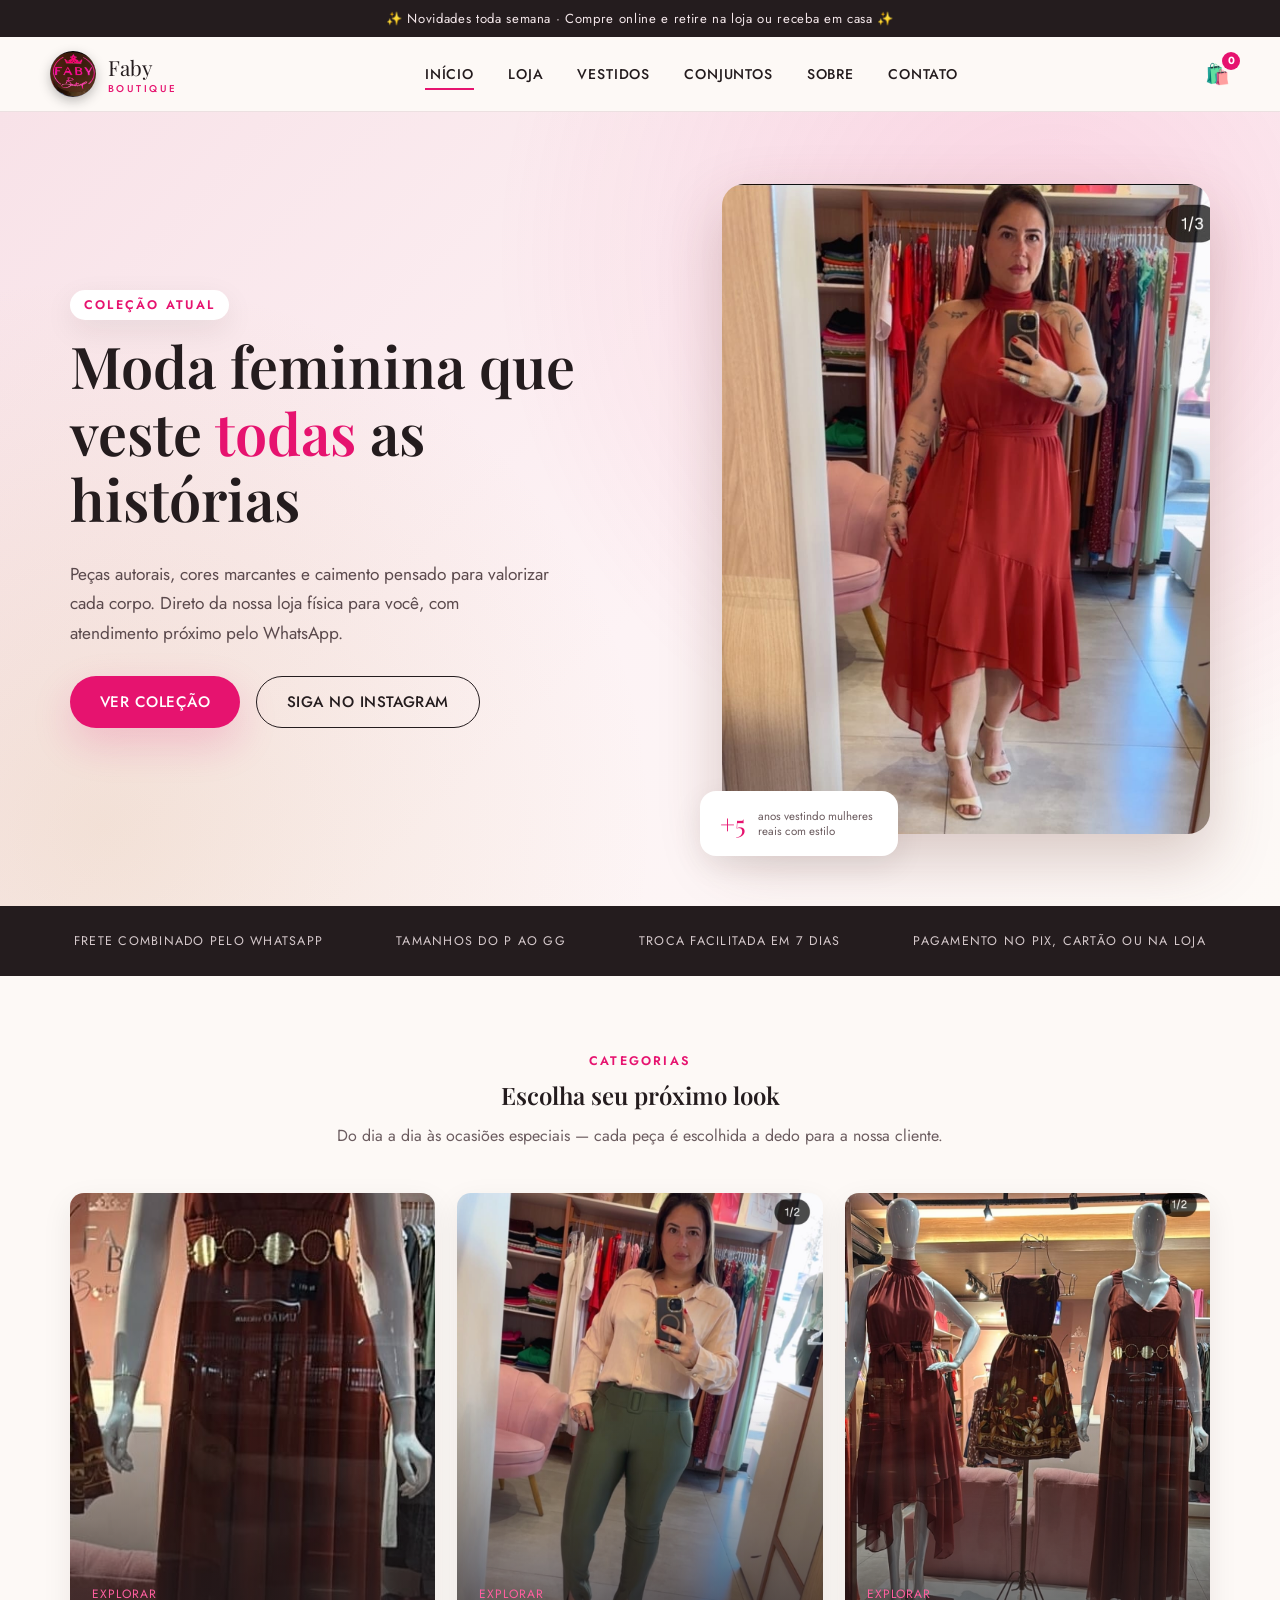
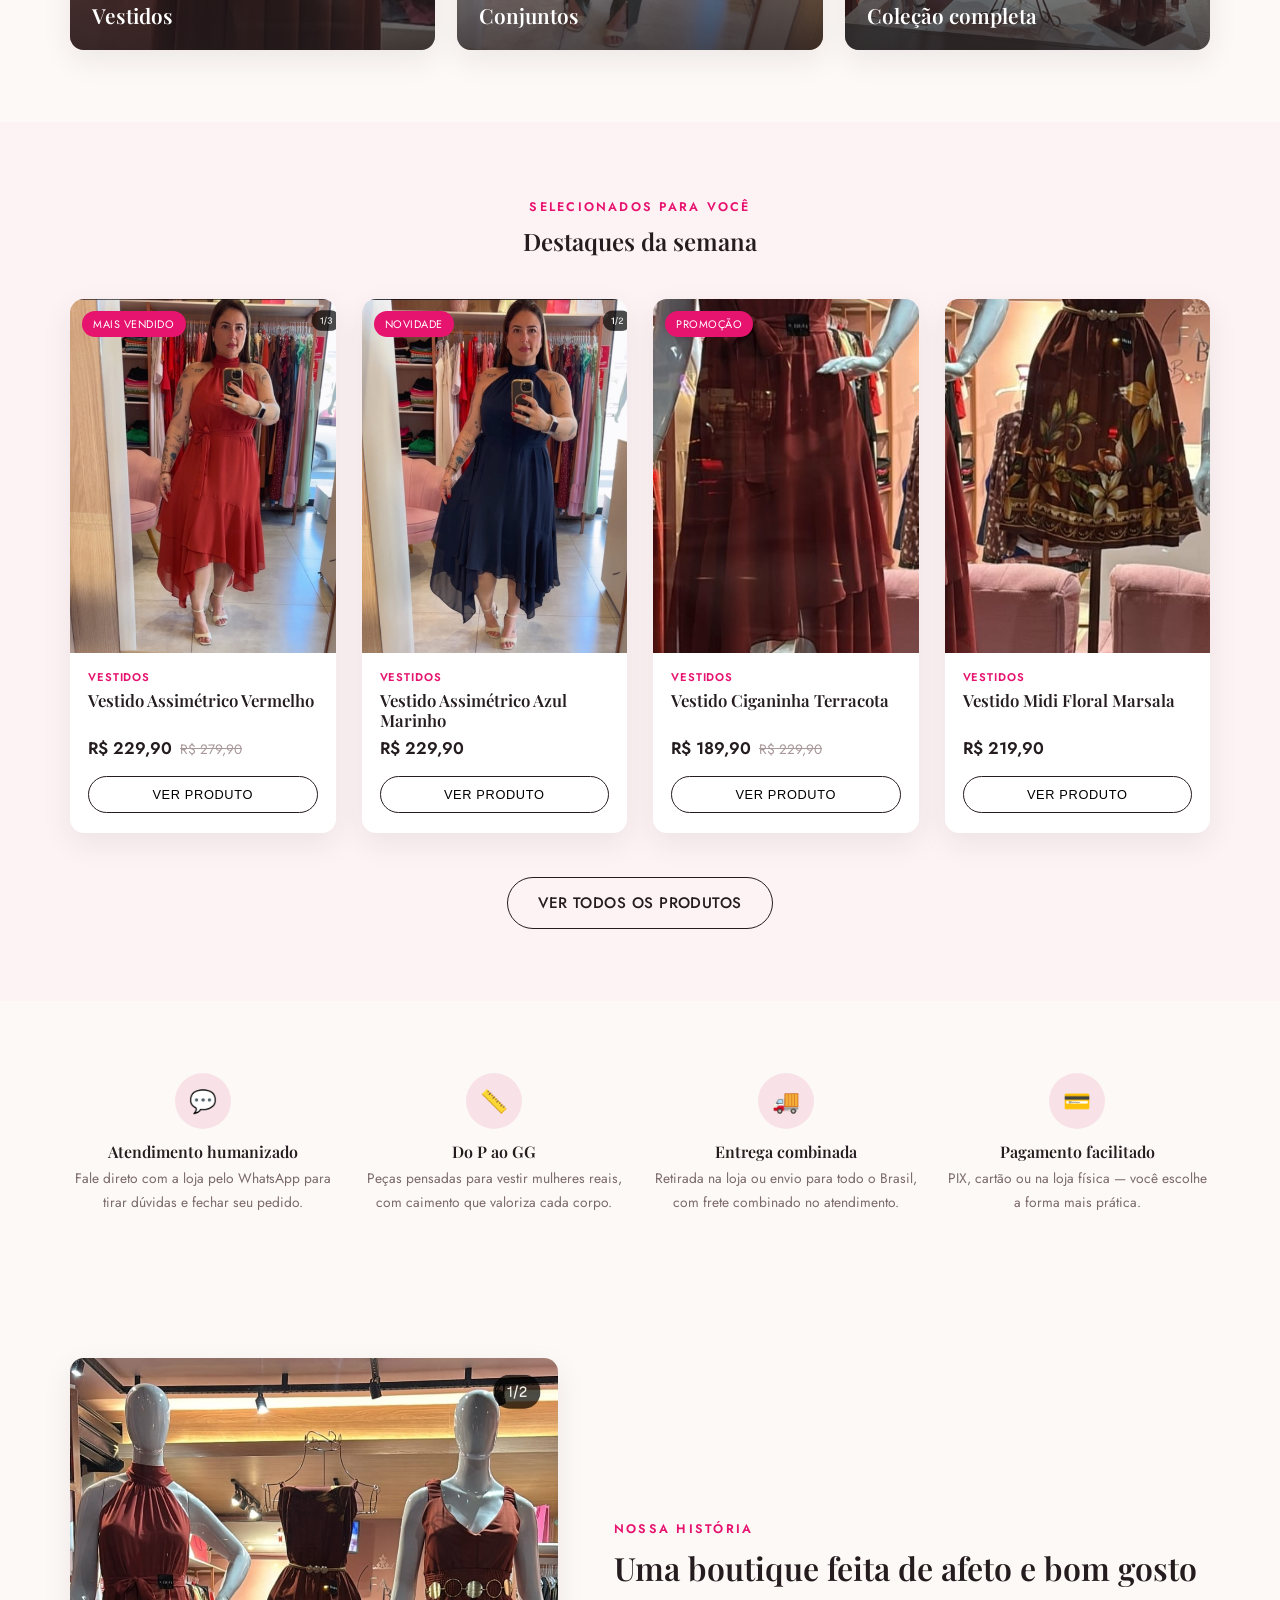
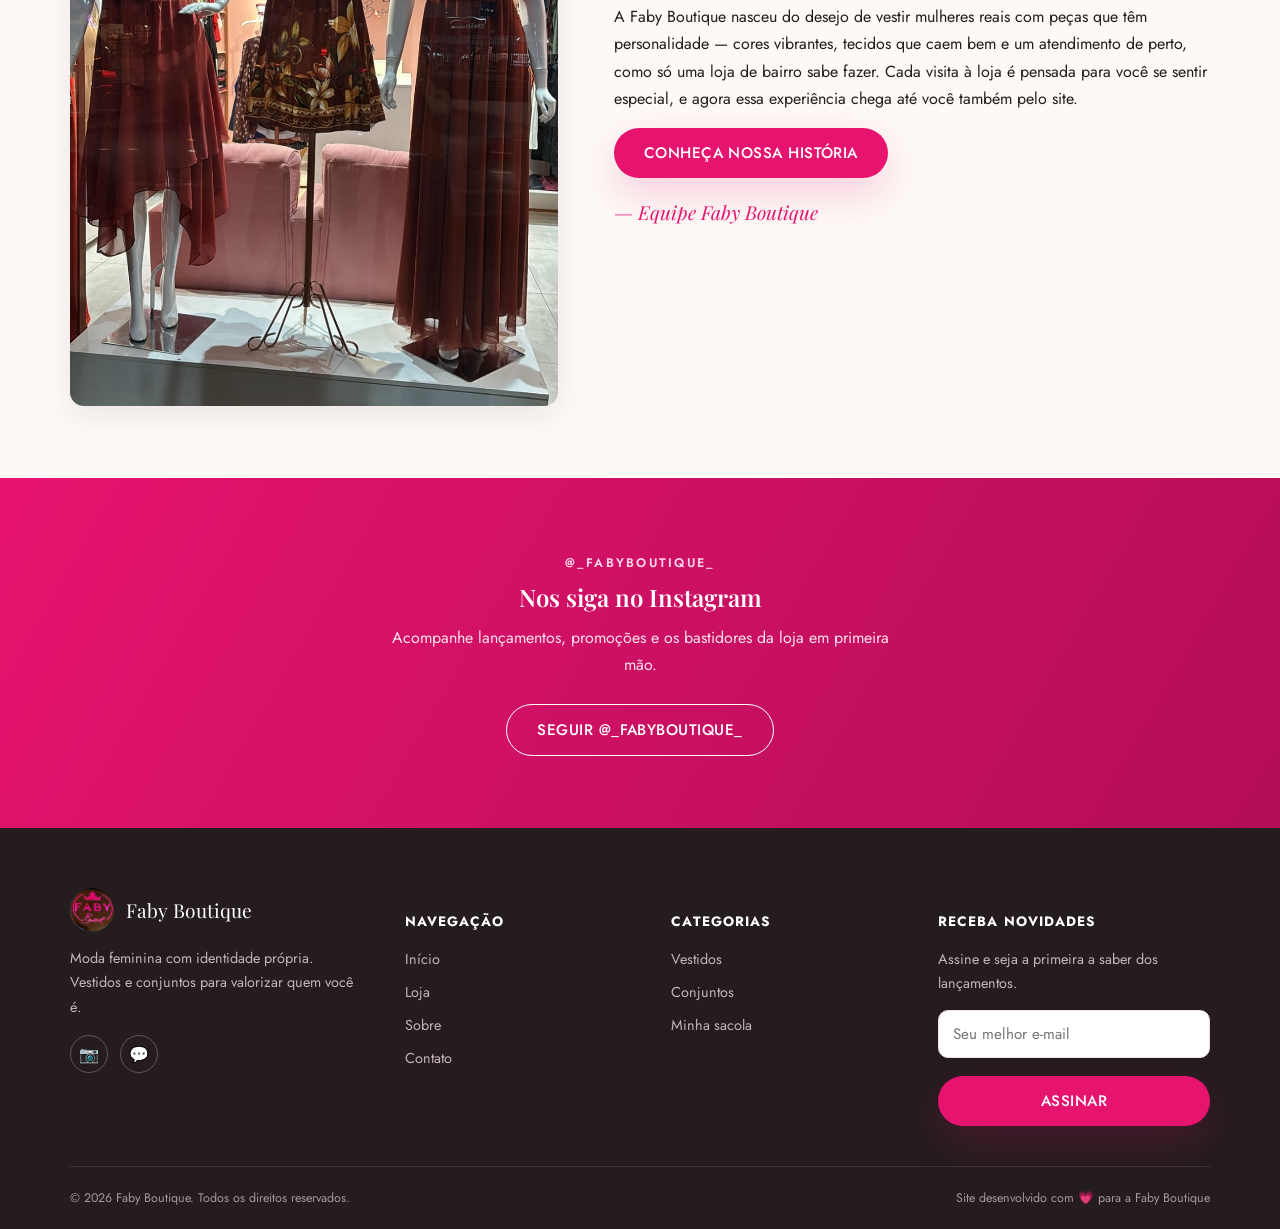
<file: index.html>
<!DOCTYPE html>
<html lang="pt-BR">
<head>
<meta charset="UTF-8">
<meta name="viewport" content="width=device-width, initial-scale=1.0">
<title>Faby Boutique · Moda feminina com atitude</title>
<meta name="description" content="Faby Boutique — vestidos, conjuntos e peças autorais para todos os corpos. Compre online e finalize pelo WhatsApp.">
<link rel="icon" href="img/logo.jpg">
<link rel="preconnect" href="https://fonts.googleapis.com">
<link href="https://fonts.googleapis.com/css2?family=Playfair+Display:wght@500;600;700&family=Jost:wght@300;400;500;600&display=swap" rel="stylesheet">
<link rel="stylesheet" href="css/style.css">
</head>
<body>

<div class="announce">✨ Novidades toda semana · Compre online e retire na loja ou receba em casa ✨</div>

<header class="site">
  <div class="container nav">
    <a href="index.html" class="brand">
      <img src="img/logo.jpg" alt="Faby Boutique">
      <span>Faby<small>Boutique</small></span>
    </a>
    <nav class="nav-links">
      <a href="index.html" data-page="index.html" class="active">Início</a>
      <a href="produtos.html" data-page="produtos.html">Loja</a>
      <a href="produtos.html?categoria=vestidos" data-page="produtos.html">Vestidos</a>
      <a href="produtos.html?categoria=conjuntos" data-page="produtos.html">Conjuntos</a>
      <a href="sobre.html" data-page="sobre.html">Sobre</a>
      <a href="contato.html" data-page="contato.html">Contato</a>
    </nav>
    <div class="nav-actions">
      <a href="carrinho.html" class="icon-btn" title="Sacola">🛍️<span class="cart-count" data-cart-count>0</span></a>
      <button class="burger" aria-label="Abrir menu">☰</button>
    </div>
  </div>
</header>

<section class="hero">
  <div class="container hero-grid">
    <div class="hero-copy">
      <span class="eyebrow">Coleção Atual</span>
      <h1>Moda feminina que veste <em>todas</em> as histórias</h1>
      <p>Peças autorais, cores marcantes e caimento pensado para valorizar cada corpo. Direto da nossa loja física para você, com atendimento próximo pelo WhatsApp.</p>
      <div class="hero-actions">
        <a href="produtos.html" class="btn btn-primary">Ver coleção</a>
        <a href="https://www.instagram.com/_fabyboutique_/" target="_blank" rel="noopener" class="btn btn-outline">Siga no Instagram</a>
      </div>
    </div>
    <div class="hero-media">
      <img src="img/produtos/vestido-vermelho-festa.jpg" alt="Vestido Faby Boutique">
      <div class="hero-badge">
        <span class="num">+5</span>
        <span>anos vestindo mulheres reais com estilo</span>
      </div>
    </div>
  </div>
</section>

<div class="strip">
  <div class="container">
    <span>Frete combinado pelo WhatsApp</span>
    <span>Tamanhos do P ao GG</span>
    <span>Troca facilitada em 7 dias</span>
    <span>Pagamento no PIX, cartão ou na loja</span>
  </div>
</div>

<section>
  <div class="container">
    <div class="section-head">
      <span class="eyebrow">Categorias</span>
      <h2>Escolha seu próximo look</h2>
      <p>Do dia a dia às ocasiões especiais — cada peça é escolhida a dedo para a nossa cliente.</p>
    </div>
    <div class="cats">
      <a class="cat-card" href="produtos.html?categoria=vestidos">
        <img src="img/produtos/vestido-longo-marsala.jpg" alt="Vestidos Faby Boutique">
        <div class="cat-overlay"><div><span>Explorar</span><h3>Vestidos</h3></div></div>
      </a>
      <a class="cat-card" href="produtos.html?categoria=conjuntos">
        <img src="img/produtos/conjunto-camisa-calca-verde.jpg" alt="Conjuntos Faby Boutique">
        <div class="cat-overlay"><div><span>Explorar</span><h3>Conjuntos</h3></div></div>
      </a>
      <a class="cat-card" href="produtos.html">
        <img src="img/vitrine-loja.jpg" alt="Vitrine Faby Boutique">
        <div class="cat-overlay"><div><span>Explorar</span><h3>Coleção completa</h3></div></div>
      </a>
    </div>
  </div>
</section>

<section style="background:var(--blush-soft);">
  <div class="container">
    <div class="section-head">
      <span class="eyebrow">Selecionados para você</span>
      <h2>Destaques da semana</h2>
    </div>
    <div class="grid" id="featured-grid"></div>
    <div style="text-align:center;margin-top:44px;">
      <a href="produtos.html" class="btn btn-outline">Ver todos os produtos</a>
    </div>
  </div>
</section>

<section>
  <div class="container">
    <div class="perks">
      <div class="perk">
        <div class="perk-icon">💬</div>
        <h4>Atendimento humanizado</h4>
        <p>Fale direto com a loja pelo WhatsApp para tirar dúvidas e fechar seu pedido.</p>
      </div>
      <div class="perk">
        <div class="perk-icon">📏</div>
        <h4>Do P ao GG</h4>
        <p>Peças pensadas para vestir mulheres reais, com caimento que valoriza cada corpo.</p>
      </div>
      <div class="perk">
        <div class="perk-icon">🚚</div>
        <h4>Entrega combinada</h4>
        <p>Retirada na loja ou envio para todo o Brasil, com frete combinado no atendimento.</p>
      </div>
      <div class="perk">
        <div class="perk-icon">💳</div>
        <h4>Pagamento facilitado</h4>
        <p>PIX, cartão ou na loja física — você escolhe a forma mais prática.</p>
      </div>
    </div>
  </div>
</section>

<section style="background:var(--cream);">
  <div class="container about-split">
    <img src="img/vitrine-loja.jpg" alt="Loja Faby Boutique">
    <div>
      <span class="eyebrow">Nossa história</span>
      <h2>Uma boutique feita de afeto e bom gosto</h2>
      <p>A Faby Boutique nasceu do desejo de vestir mulheres reais com peças que têm personalidade — cores vibrantes, tecidos que caem bem e um atendimento de perto, como só uma loja de bairro sabe fazer. Cada visita à loja é pensada para você se sentir especial, e agora essa experiência chega até você também pelo site.</p>
      <a href="sobre.html" class="btn btn-primary">Conheça nossa história</a>
      <p class="signature">— Equipe Faby Boutique</p>
    </div>
  </div>
</section>

<section class="cta-band">
  <div class="container">
    <span class="eyebrow" style="color:#ffd6ea;">@_fabyboutique_</span>
    <h2>Nos siga no Instagram</h2>
    <p>Acompanhe lançamentos, promoções e os bastidores da loja em primeira mão.</p>
    <a href="https://www.instagram.com/_fabyboutique_/" target="_blank" rel="noopener" class="btn btn-outline">Seguir @_fabyboutique_</a>
  </div>
</section>

<footer class="site">
  <div class="container">
    <div class="footer-grid">
      <div>
        <div class="footer-brand">
          <img src="img/logo.jpg" alt="Faby Boutique">
          <span>Faby Boutique</span>
        </div>
        <p>Moda feminina com identidade própria. Vestidos e conjuntos para valorizar quem você é.</p>
        <div class="social-row">
          <a href="https://www.instagram.com/_fabyboutique_/" target="_blank" rel="noopener" title="Instagram">📷</a>
          <a href="#" id="footer-whats-link" title="WhatsApp">💬</a>
        </div>
      </div>
      <div>
        <h5>Navegação</h5>
        <ul>
          <li><a href="index.html">Início</a></li>
          <li><a href="produtos.html">Loja</a></li>
          <li><a href="sobre.html">Sobre</a></li>
          <li><a href="contato.html">Contato</a></li>
        </ul>
      </div>
      <div>
        <h5>Categorias</h5>
        <ul>
          <li><a href="produtos.html?categoria=vestidos">Vestidos</a></li>
          <li><a href="produtos.html?categoria=conjuntos">Conjuntos</a></li>
          <li><a href="carrinho.html">Minha sacola</a></li>
        </ul>
      </div>
      <div>
        <h5>Receba novidades</h5>
        <p>Assine e seja a primeira a saber dos lançamentos.</p>
        <form id="newsletter-form">
          <div class="form-field">
            <input type="email" placeholder="Seu melhor e-mail" required>
          </div>
          <button class="btn btn-primary btn-block" type="submit">Assinar</button>
        </form>
      </div>
    </div>
    <div class="foot-bottom">
      <span>© <span id="year"></span> Faby Boutique. Todos os direitos reservados.</span>
      <span>Site desenvolvido com 💗 para a Faby Boutique</span>
    </div>
  </div>
</footer>

<div class="toast" id="faby-toast"></div>

<script src="js/products.js"></script>
<script src="js/cart.js"></script>
<script src="js/main.js"></script>
<script>
  document.getElementById("year").textContent = new Date().getFullYear();
  document.getElementById("footer-whats-link").href = `https://wa.me/${FABY_WHATSAPP}`;
  document.getElementById("footer-whats-link").target = "_blank";
  fabyRenderGrid("featured-grid", FABY_PRODUCTS.slice(0, 4));
</script>
</body>
</html>
</file>
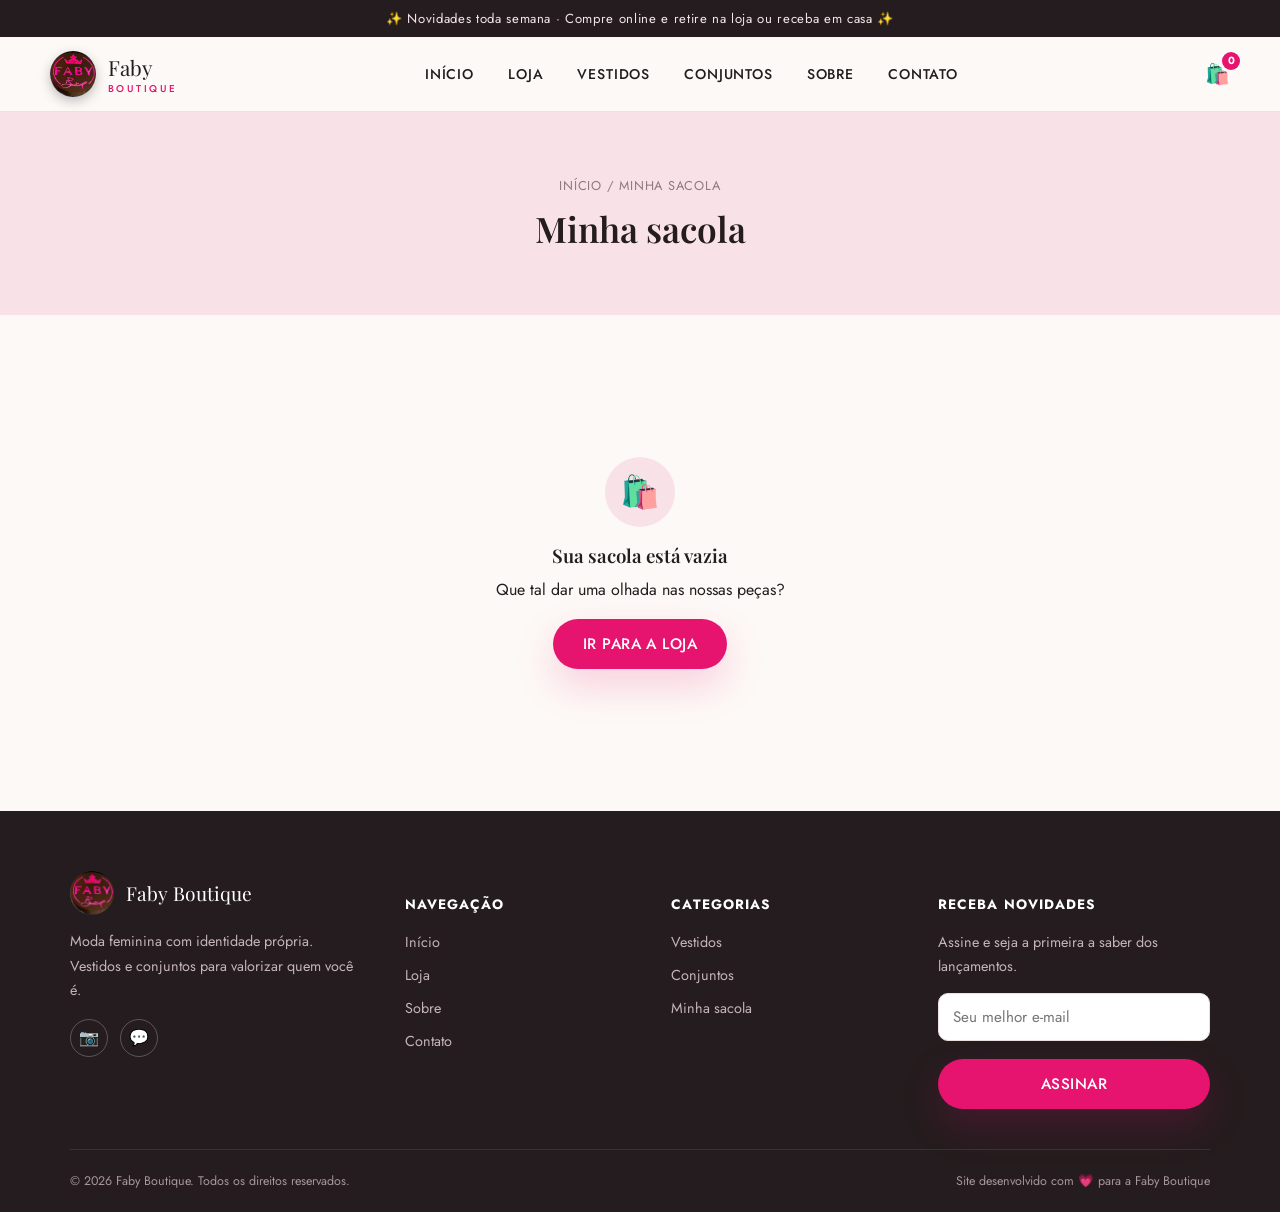
<file: carrinho.html>
<!DOCTYPE html>
<html lang="pt-BR">
<head>
<meta charset="UTF-8">
<meta name="viewport" content="width=device-width, initial-scale=1.0">
<title>Minha sacola · Faby Boutique</title>
<link rel="icon" href="img/logo.jpg">
<link rel="preconnect" href="https://fonts.googleapis.com">
<link href="https://fonts.googleapis.com/css2?family=Playfair+Display:wght@500;600;700&family=Jost:wght@300;400;500;600&display=swap" rel="stylesheet">
<link rel="stylesheet" href="css/style.css">
</head>
<body>

<div class="announce">✨ Novidades toda semana · Compre online e retire na loja ou receba em casa ✨</div>

<header class="site">
  <div class="container nav">
    <a href="index.html" class="brand">
      <img src="img/logo.jpg" alt="Faby Boutique">
      <span>Faby<small>Boutique</small></span>
    </a>
    <nav class="nav-links">
      <a href="index.html" data-page="index.html">Início</a>
      <a href="produtos.html" data-page="produtos.html">Loja</a>
      <a href="produtos.html?categoria=vestidos" data-page="produtos.html">Vestidos</a>
      <a href="produtos.html?categoria=conjuntos" data-page="produtos.html">Conjuntos</a>
      <a href="sobre.html" data-page="sobre.html">Sobre</a>
      <a href="contato.html" data-page="contato.html">Contato</a>
    </nav>
    <div class="nav-actions">
      <a href="carrinho.html" class="icon-btn" title="Sacola">🛍️<span class="cart-count" data-cart-count>0</span></a>
      <button class="burger" aria-label="Abrir menu">☰</button>
    </div>
  </div>
</header>

<div class="page-hero">
  <div class="container">
    <div class="breadcrumb"><a href="index.html">Início</a> / Minha sacola</div>
    <h1>Minha sacola</h1>
  </div>
</div>

<section>
  <div class="container">

    <div class="cart-empty" id="cart-empty">
      <div class="perk-icon" style="margin:0 auto 18px;">🛍️</div>
      <h3>Sua sacola está vazia</h3>
      <p>Que tal dar uma olhada nas nossas peças?</p>
      <a href="produtos.html" class="btn btn-primary">Ir para a loja</a>
    </div>

    <div class="cart-layout" id="cart-layout" style="display:none;">
      <div>
        <div id="cart-items"></div>
      </div>
      <div class="summary-box">
        <h3>Resumo do pedido</h3>
        <div class="summary-row"><span>Subtotal</span><span id="cart-subtotal">R$ 0,00</span></div>
        <div class="summary-row"><span>Frete</span><span>A combinar</span></div>
        <div class="summary-row total"><span>Total</span><span id="cart-total">R$ 0,00</span></div>
        <input type="text" id="checkout-nome" placeholder="Seu nome (opcional)">
        <button class="btn btn-whats btn-block" style="margin-top:16px;" onclick="fabyCheckoutWhatsApp()">Finalizar pelo WhatsApp</button>
        <p style="font-size:.78rem;color:#8c7a7d;margin-top:12px;">Ao finalizar, vamos abrir uma conversa no WhatsApp com o resumo do seu pedido para confirmarmos tamanho, frete e forma de pagamento.</p>
      </div>
    </div>

  </div>
</section>

<footer class="site">
  <div class="container">
    <div class="footer-grid">
      <div>
        <div class="footer-brand">
          <img src="img/logo.jpg" alt="Faby Boutique">
          <span>Faby Boutique</span>
        </div>
        <p>Moda feminina com identidade própria. Vestidos e conjuntos para valorizar quem você é.</p>
        <div class="social-row">
          <a href="https://www.instagram.com/_fabyboutique_/" target="_blank" rel="noopener" title="Instagram">📷</a>
          <a href="#" id="footer-whats-link" title="WhatsApp">💬</a>
        </div>
      </div>
      <div>
        <h5>Navegação</h5>
        <ul>
          <li><a href="index.html">Início</a></li>
          <li><a href="produtos.html">Loja</a></li>
          <li><a href="sobre.html">Sobre</a></li>
          <li><a href="contato.html">Contato</a></li>
        </ul>
      </div>
      <div>
        <h5>Categorias</h5>
        <ul>
          <li><a href="produtos.html?categoria=vestidos">Vestidos</a></li>
          <li><a href="produtos.html?categoria=conjuntos">Conjuntos</a></li>
          <li><a href="carrinho.html">Minha sacola</a></li>
        </ul>
      </div>
      <div>
        <h5>Receba novidades</h5>
        <p>Assine e seja a primeira a saber dos lançamentos.</p>
        <form id="newsletter-form">
          <div class="form-field">
            <input type="email" placeholder="Seu melhor e-mail" required>
          </div>
          <button class="btn btn-primary btn-block" type="submit">Assinar</button>
        </form>
      </div>
    </div>
    <div class="foot-bottom">
      <span>© <span id="year"></span> Faby Boutique. Todos os direitos reservados.</span>
      <span>Site desenvolvido com 💗 para a Faby Boutique</span>
    </div>
  </div>
</footer>

<div class="toast" id="faby-toast"></div>

<script src="js/products.js"></script>
<script src="js/cart.js"></script>
<script src="js/main.js"></script>
<script>
  document.getElementById("year").textContent = new Date().getFullYear();
  document.getElementById("footer-whats-link").href = `https://wa.me/${FABY_WHATSAPP}`;
  document.getElementById("footer-whats-link").target = "_blank";
</script>
</body>
</html>
</file>
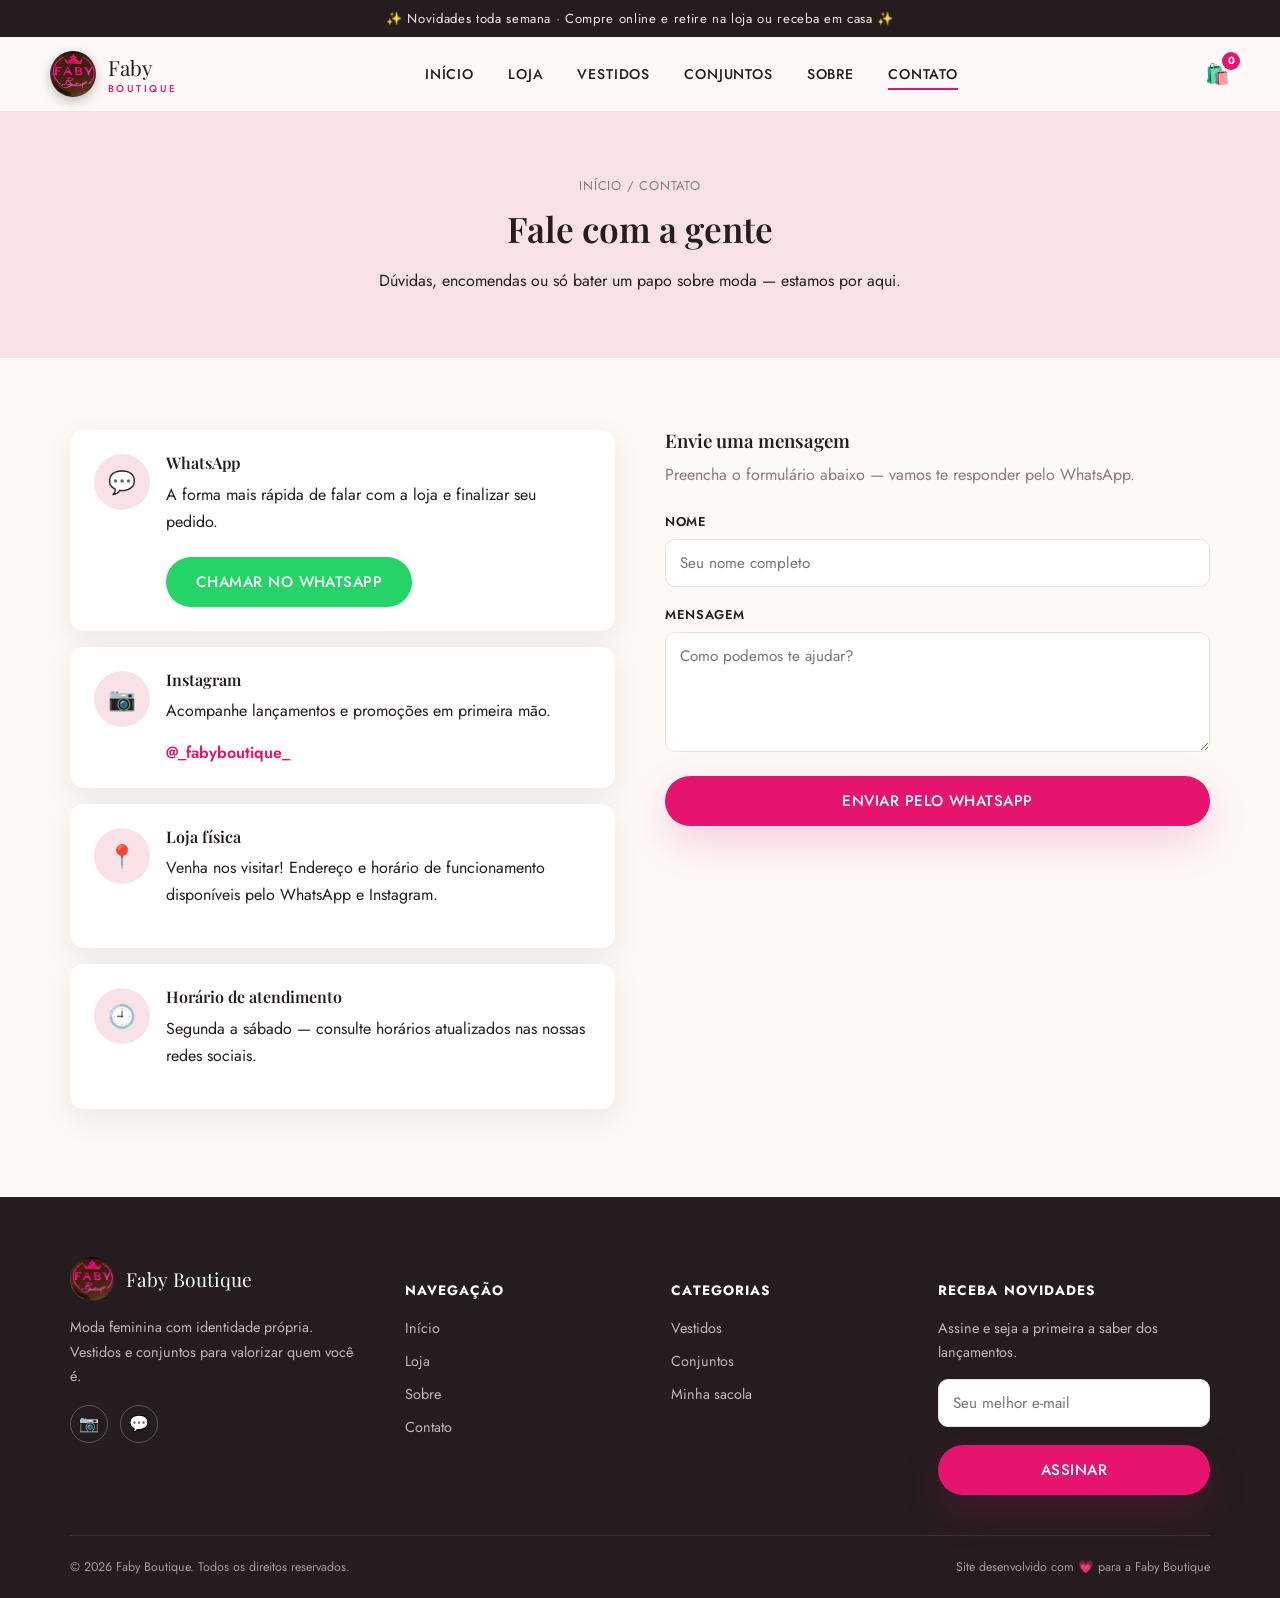
<file: contato.html>
<!DOCTYPE html>
<html lang="pt-BR">
<head>
<meta charset="UTF-8">
<meta name="viewport" content="width=device-width, initial-scale=1.0">
<title>Contato · Faby Boutique</title>
<link rel="icon" href="img/logo.jpg">
<link rel="preconnect" href="https://fonts.googleapis.com">
<link href="https://fonts.googleapis.com/css2?family=Playfair+Display:wght@500;600;700&family=Jost:wght@300;400;500;600&display=swap" rel="stylesheet">
<link rel="stylesheet" href="css/style.css">
</head>
<body>

<div class="announce">✨ Novidades toda semana · Compre online e retire na loja ou receba em casa ✨</div>

<header class="site">
  <div class="container nav">
    <a href="index.html" class="brand">
      <img src="img/logo.jpg" alt="Faby Boutique">
      <span>Faby<small>Boutique</small></span>
    </a>
    <nav class="nav-links">
      <a href="index.html" data-page="index.html">Início</a>
      <a href="produtos.html" data-page="produtos.html">Loja</a>
      <a href="produtos.html?categoria=vestidos" data-page="produtos.html">Vestidos</a>
      <a href="produtos.html?categoria=conjuntos" data-page="produtos.html">Conjuntos</a>
      <a href="sobre.html" data-page="sobre.html">Sobre</a>
      <a href="contato.html" data-page="contato.html" class="active">Contato</a>
    </nav>
    <div class="nav-actions">
      <a href="carrinho.html" class="icon-btn" title="Sacola">🛍️<span class="cart-count" data-cart-count>0</span></a>
      <button class="burger" aria-label="Abrir menu">☰</button>
    </div>
  </div>
</header>

<div class="page-hero">
  <div class="container">
    <div class="breadcrumb"><a href="index.html">Início</a> / Contato</div>
    <h1>Fale com a gente</h1>
    <p>Dúvidas, encomendas ou só bater um papo sobre moda — estamos por aqui.</p>
  </div>
</div>

<section>
  <div class="container contact-grid">
    <div>
      <div class="contact-card">
        <div class="perk-icon">💬</div>
        <div>
          <h4>WhatsApp</h4>
          <p>A forma mais rápida de falar com a loja e finalizar seu pedido.</p>
          <a href="#" id="contact-whats-link" target="_blank" class="btn btn-whats" style="margin-top:6px;">Chamar no WhatsApp</a>
        </div>
      </div>
      <div class="contact-card">
        <div class="perk-icon">📷</div>
        <div>
          <h4>Instagram</h4>
          <p>Acompanhe lançamentos e promoções em primeira mão.</p>
          <a href="https://www.instagram.com/_fabyboutique_/" target="_blank" rel="noopener" style="color:var(--pink);font-weight:600;">@_fabyboutique_</a>
        </div>
      </div>
      <div class="contact-card">
        <div class="perk-icon">📍</div>
        <div>
          <h4>Loja física</h4>
          <p>Venha nos visitar! Endereço e horário de funcionamento disponíveis pelo WhatsApp e Instagram.</p>
        </div>
      </div>
      <div class="contact-card">
        <div class="perk-icon">🕘</div>
        <div>
          <h4>Horário de atendimento</h4>
          <p>Segunda a sábado — consulte horários atualizados nas nossas redes sociais.</p>
        </div>
      </div>
    </div>

    <div>
      <h3>Envie uma mensagem</h3>
      <p style="color:#8c7a7d;margin-bottom:24px;">Preencha o formulário abaixo — vamos te responder pelo WhatsApp.</p>
      <form id="contact-form">
        <div class="form-field">
          <label for="c-nome">Nome</label>
          <input type="text" id="c-nome" required placeholder="Seu nome completo">
        </div>
        <div class="form-field">
          <label for="c-mensagem">Mensagem</label>
          <textarea id="c-mensagem" required placeholder="Como podemos te ajudar?"></textarea>
        </div>
        <button type="submit" class="btn btn-primary btn-block">Enviar pelo WhatsApp</button>
      </form>
    </div>
  </div>
</section>

<footer class="site">
  <div class="container">
    <div class="footer-grid">
      <div>
        <div class="footer-brand">
          <img src="img/logo.jpg" alt="Faby Boutique">
          <span>Faby Boutique</span>
        </div>
        <p>Moda feminina com identidade própria. Vestidos e conjuntos para valorizar quem você é.</p>
        <div class="social-row">
          <a href="https://www.instagram.com/_fabyboutique_/" target="_blank" rel="noopener" title="Instagram">📷</a>
          <a href="#" id="footer-whats-link" title="WhatsApp">💬</a>
        </div>
      </div>
      <div>
        <h5>Navegação</h5>
        <ul>
          <li><a href="index.html">Início</a></li>
          <li><a href="produtos.html">Loja</a></li>
          <li><a href="sobre.html">Sobre</a></li>
          <li><a href="contato.html">Contato</a></li>
        </ul>
      </div>
      <div>
        <h5>Categorias</h5>
        <ul>
          <li><a href="produtos.html?categoria=vestidos">Vestidos</a></li>
          <li><a href="produtos.html?categoria=conjuntos">Conjuntos</a></li>
          <li><a href="carrinho.html">Minha sacola</a></li>
        </ul>
      </div>
      <div>
        <h5>Receba novidades</h5>
        <p>Assine e seja a primeira a saber dos lançamentos.</p>
        <form id="newsletter-form">
          <div class="form-field">
            <input type="email" placeholder="Seu melhor e-mail" required>
          </div>
          <button class="btn btn-primary btn-block" type="submit">Assinar</button>
        </form>
      </div>
    </div>
    <div class="foot-bottom">
      <span>© <span id="year"></span> Faby Boutique. Todos os direitos reservados.</span>
      <span>Site desenvolvido com 💗 para a Faby Boutique</span>
    </div>
  </div>
</footer>

<div class="toast" id="faby-toast"></div>

<script src="js/products.js"></script>
<script src="js/cart.js"></script>
<script src="js/main.js"></script>
<script>
  document.getElementById("year").textContent = new Date().getFullYear();
  document.getElementById("footer-whats-link").href = `https://wa.me/${FABY_WHATSAPP}`;
  document.getElementById("footer-whats-link").target = "_blank";
  document.getElementById("contact-whats-link").href = `https://wa.me/${FABY_WHATSAPP}`;
</script>
</body>
</html>
</file>
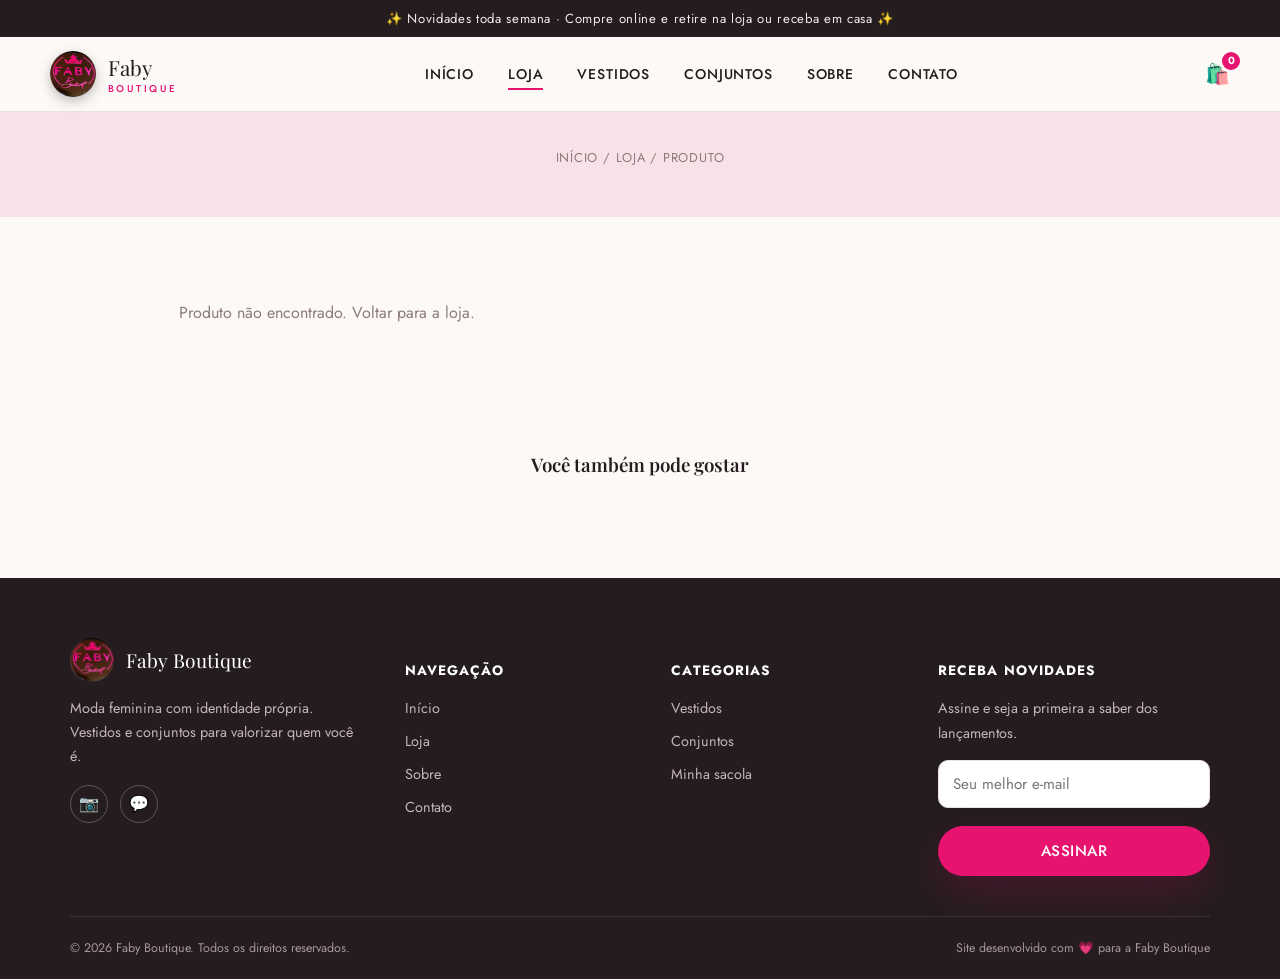
<file: produto.html>
<!DOCTYPE html>
<html lang="pt-BR">
<head>
<meta charset="UTF-8">
<meta name="viewport" content="width=device-width, initial-scale=1.0">
<title>Produto · Faby Boutique</title>
<link rel="icon" href="img/logo.jpg">
<link rel="preconnect" href="https://fonts.googleapis.com">
<link href="https://fonts.googleapis.com/css2?family=Playfair+Display:wght@500;600;700&family=Jost:wght@300;400;500;600&display=swap" rel="stylesheet">
<link rel="stylesheet" href="css/style.css">
</head>
<body>

<div class="announce">✨ Novidades toda semana · Compre online e retire na loja ou receba em casa ✨</div>

<header class="site">
  <div class="container nav">
    <a href="index.html" class="brand">
      <img src="img/logo.jpg" alt="Faby Boutique">
      <span>Faby<small>Boutique</small></span>
    </a>
    <nav class="nav-links">
      <a href="index.html" data-page="index.html">Início</a>
      <a href="produtos.html" data-page="produtos.html" class="active">Loja</a>
      <a href="produtos.html?categoria=vestidos" data-page="produtos.html">Vestidos</a>
      <a href="produtos.html?categoria=conjuntos" data-page="produtos.html">Conjuntos</a>
      <a href="sobre.html" data-page="sobre.html">Sobre</a>
      <a href="contato.html" data-page="contato.html">Contato</a>
    </nav>
    <div class="nav-actions">
      <a href="carrinho.html" class="icon-btn" title="Sacola">🛍️<span class="cart-count" data-cart-count>0</span></a>
      <button class="burger" aria-label="Abrir menu">☰</button>
    </div>
  </div>
</header>

<div class="page-hero" style="padding:36px 0;">
  <div class="container">
    <div class="breadcrumb"><a href="index.html">Início</a> / <a href="produtos.html">Loja</a> / Produto</div>
  </div>
</div>

<section style="padding-top:24px;">
  <div class="container">
    <div class="product-detail" id="product-detail">
      <!-- preenchido via JS (main.js) -->
    </div>

    <h3 class="related-heading" style="text-align:center;">Você também pode gostar</h3>
    <div class="grid" id="related-grid" style="margin-top:30px;"></div>
  </div>
</section>

<footer class="site">
  <div class="container">
    <div class="footer-grid">
      <div>
        <div class="footer-brand">
          <img src="img/logo.jpg" alt="Faby Boutique">
          <span>Faby Boutique</span>
        </div>
        <p>Moda feminina com identidade própria. Vestidos e conjuntos para valorizar quem você é.</p>
        <div class="social-row">
          <a href="https://www.instagram.com/_fabyboutique_/" target="_blank" rel="noopener" title="Instagram">📷</a>
          <a href="#" id="footer-whats-link" title="WhatsApp">💬</a>
        </div>
      </div>
      <div>
        <h5>Navegação</h5>
        <ul>
          <li><a href="index.html">Início</a></li>
          <li><a href="produtos.html">Loja</a></li>
          <li><a href="sobre.html">Sobre</a></li>
          <li><a href="contato.html">Contato</a></li>
        </ul>
      </div>
      <div>
        <h5>Categorias</h5>
        <ul>
          <li><a href="produtos.html?categoria=vestidos">Vestidos</a></li>
          <li><a href="produtos.html?categoria=conjuntos">Conjuntos</a></li>
          <li><a href="carrinho.html">Minha sacola</a></li>
        </ul>
      </div>
      <div>
        <h5>Receba novidades</h5>
        <p>Assine e seja a primeira a saber dos lançamentos.</p>
        <form id="newsletter-form">
          <div class="form-field">
            <input type="email" placeholder="Seu melhor e-mail" required>
          </div>
          <button class="btn btn-primary btn-block" type="submit">Assinar</button>
        </form>
      </div>
    </div>
    <div class="foot-bottom">
      <span>© <span id="year"></span> Faby Boutique. Todos os direitos reservados.</span>
      <span>Site desenvolvido com 💗 para a Faby Boutique</span>
    </div>
  </div>
</footer>

<div class="toast" id="faby-toast"></div>

<script src="js/products.js"></script>
<script src="js/cart.js"></script>
<script src="js/main.js"></script>
<script>
  document.getElementById("year").textContent = new Date().getFullYear();
  document.getElementById("footer-whats-link").href = `https://wa.me/${FABY_WHATSAPP}`;
  document.getElementById("footer-whats-link").target = "_blank";
</script>
</body>
</html>
</file>
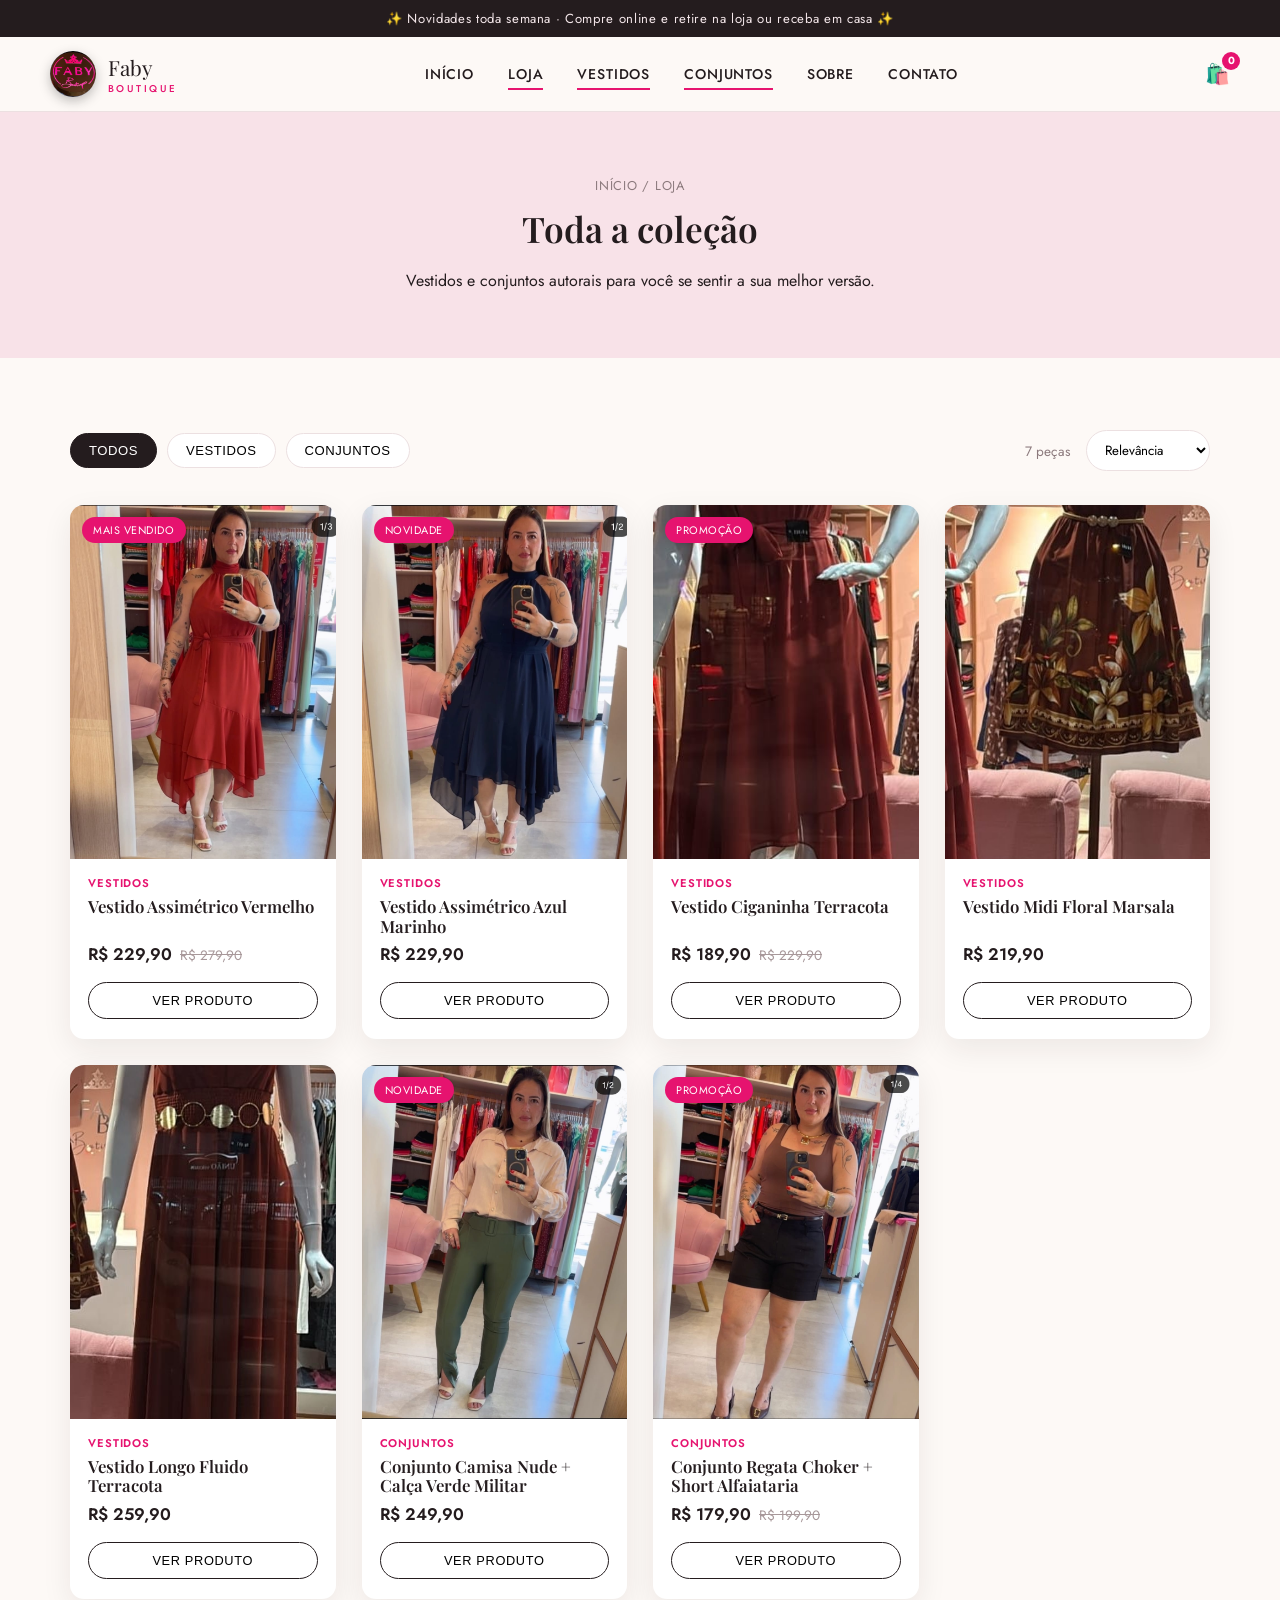
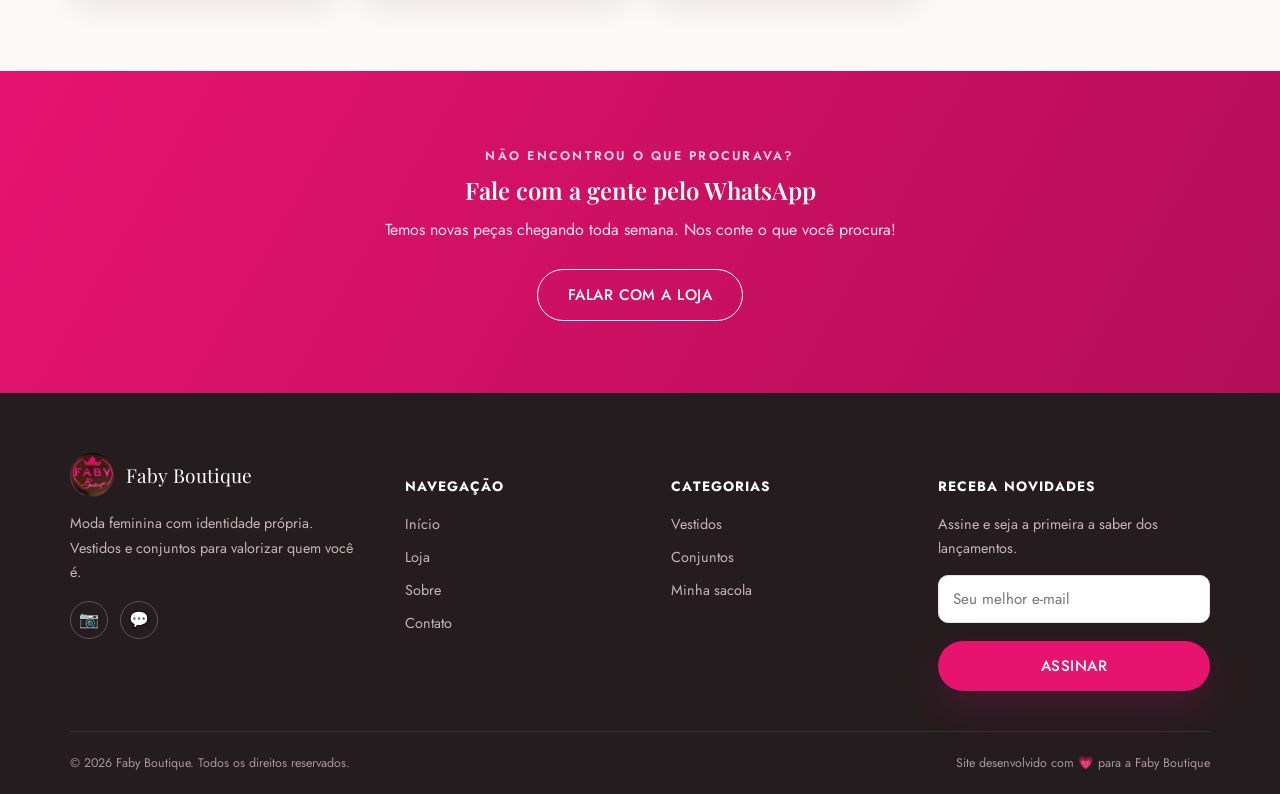
<file: produtos.html>
<!DOCTYPE html>
<html lang="pt-BR">
<head>
<meta charset="UTF-8">
<meta name="viewport" content="width=device-width, initial-scale=1.0">
<title>Loja · Faby Boutique</title>
<meta name="description" content="Vestidos e conjuntos Faby Boutique — confira toda a coleção e compre online.">
<link rel="icon" href="img/logo.jpg">
<link rel="preconnect" href="https://fonts.googleapis.com">
<link href="https://fonts.googleapis.com/css2?family=Playfair+Display:wght@500;600;700&family=Jost:wght@300;400;500;600&display=swap" rel="stylesheet">
<link rel="stylesheet" href="css/style.css">
</head>
<body>

<div class="announce">✨ Novidades toda semana · Compre online e retire na loja ou receba em casa ✨</div>

<header class="site">
  <div class="container nav">
    <a href="index.html" class="brand">
      <img src="img/logo.jpg" alt="Faby Boutique">
      <span>Faby<small>Boutique</small></span>
    </a>
    <nav class="nav-links">
      <a href="index.html" data-page="index.html">Início</a>
      <a href="produtos.html" data-page="produtos.html" class="active">Loja</a>
      <a href="produtos.html?categoria=vestidos" data-page="produtos.html">Vestidos</a>
      <a href="produtos.html?categoria=conjuntos" data-page="produtos.html">Conjuntos</a>
      <a href="sobre.html" data-page="sobre.html">Sobre</a>
      <a href="contato.html" data-page="contato.html">Contato</a>
    </nav>
    <div class="nav-actions">
      <a href="carrinho.html" class="icon-btn" title="Sacola">🛍️<span class="cart-count" data-cart-count>0</span></a>
      <button class="burger" aria-label="Abrir menu">☰</button>
    </div>
  </div>
</header>

<div class="page-hero">
  <div class="container">
    <div class="breadcrumb"><a href="index.html">Início</a> / Loja</div>
    <h1>Toda a coleção</h1>
    <p>Vestidos e conjuntos autorais para você se sentir a sua melhor versão.</p>
  </div>
</div>

<section>
  <div class="container">
    <div class="products-toolbar">
      <div class="filters">
        <button class="filter-btn" data-cat="todos">Todos</button>
        <button class="filter-btn" data-cat="vestidos">Vestidos</button>
        <button class="filter-btn" data-cat="conjuntos">Conjuntos</button>
      </div>
      <div style="display:flex;align-items:center;gap:16px;">
        <span id="result-count" style="font-size:.85rem;color:#8c7a7d;"></span>
        <select class="sort-select" id="sort-select">
          <option value="relevancia">Relevância</option>
          <option value="menor-preco">Menor preço</option>
          <option value="maior-preco">Maior preço</option>
          <option value="nome">Nome A-Z</option>
        </select>
      </div>
    </div>
    <div class="grid" id="product-grid"></div>
  </div>
</section>

<section class="cta-band">
  <div class="container">
    <span class="eyebrow" style="color:#ffd6ea;">Não encontrou o que procurava?</span>
    <h2>Fale com a gente pelo WhatsApp</h2>
    <p>Temos novas peças chegando toda semana. Nos conte o que você procura!</p>
    <a href="contato.html" class="btn btn-outline">Falar com a loja</a>
  </div>
</section>

<footer class="site">
  <div class="container">
    <div class="footer-grid">
      <div>
        <div class="footer-brand">
          <img src="img/logo.jpg" alt="Faby Boutique">
          <span>Faby Boutique</span>
        </div>
        <p>Moda feminina com identidade própria. Vestidos e conjuntos para valorizar quem você é.</p>
        <div class="social-row">
          <a href="https://www.instagram.com/_fabyboutique_/" target="_blank" rel="noopener" title="Instagram">📷</a>
          <a href="#" id="footer-whats-link" title="WhatsApp">💬</a>
        </div>
      </div>
      <div>
        <h5>Navegação</h5>
        <ul>
          <li><a href="index.html">Início</a></li>
          <li><a href="produtos.html">Loja</a></li>
          <li><a href="sobre.html">Sobre</a></li>
          <li><a href="contato.html">Contato</a></li>
        </ul>
      </div>
      <div>
        <h5>Categorias</h5>
        <ul>
          <li><a href="produtos.html?categoria=vestidos">Vestidos</a></li>
          <li><a href="produtos.html?categoria=conjuntos">Conjuntos</a></li>
          <li><a href="carrinho.html">Minha sacola</a></li>
        </ul>
      </div>
      <div>
        <h5>Receba novidades</h5>
        <p>Assine e seja a primeira a saber dos lançamentos.</p>
        <form id="newsletter-form">
          <div class="form-field">
            <input type="email" placeholder="Seu melhor e-mail" required>
          </div>
          <button class="btn btn-primary btn-block" type="submit">Assinar</button>
        </form>
      </div>
    </div>
    <div class="foot-bottom">
      <span>© <span id="year"></span> Faby Boutique. Todos os direitos reservados.</span>
      <span>Site desenvolvido com 💗 para a Faby Boutique</span>
    </div>
  </div>
</footer>

<div class="toast" id="faby-toast"></div>

<script src="js/products.js"></script>
<script src="js/cart.js"></script>
<script src="js/main.js"></script>
<script>
  document.getElementById("year").textContent = new Date().getFullYear();
  document.getElementById("footer-whats-link").href = `https://wa.me/${FABY_WHATSAPP}`;
  document.getElementById("footer-whats-link").target = "_blank";
</script>
</body>
</html>
</file>
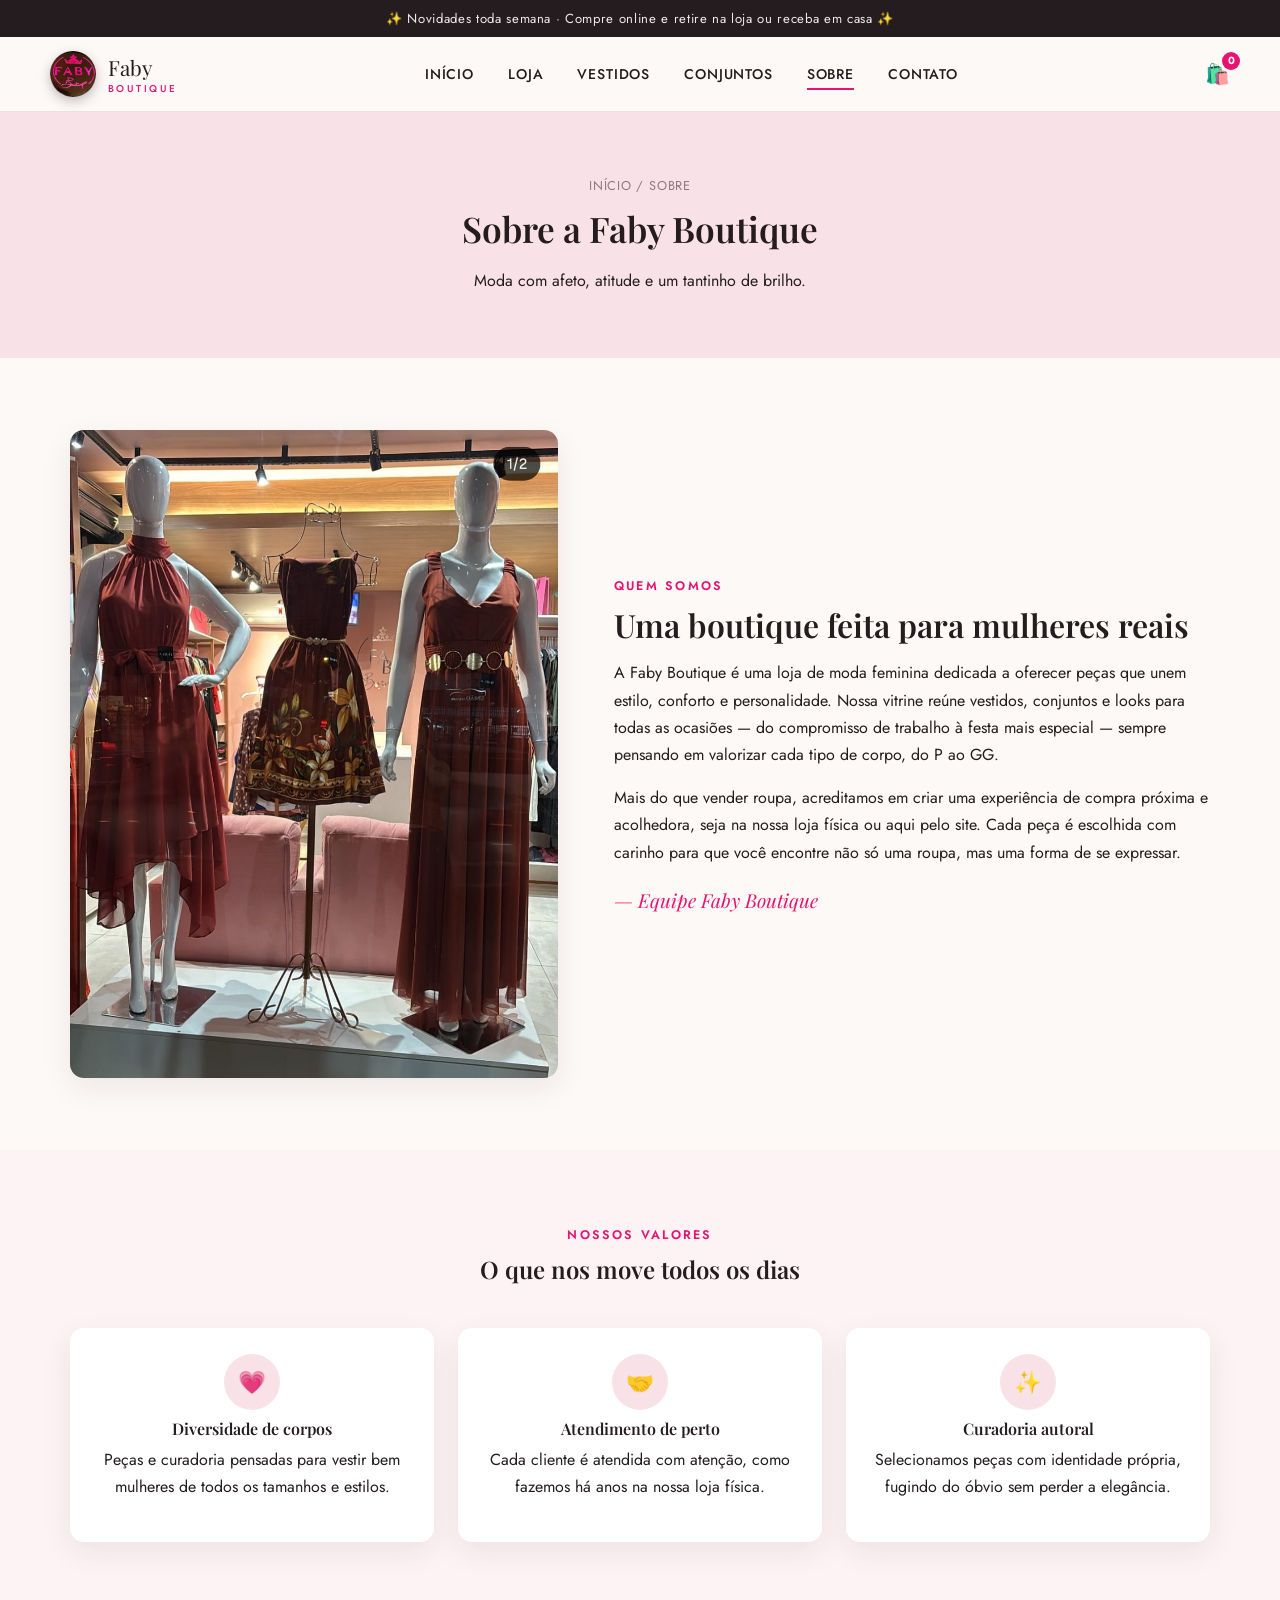
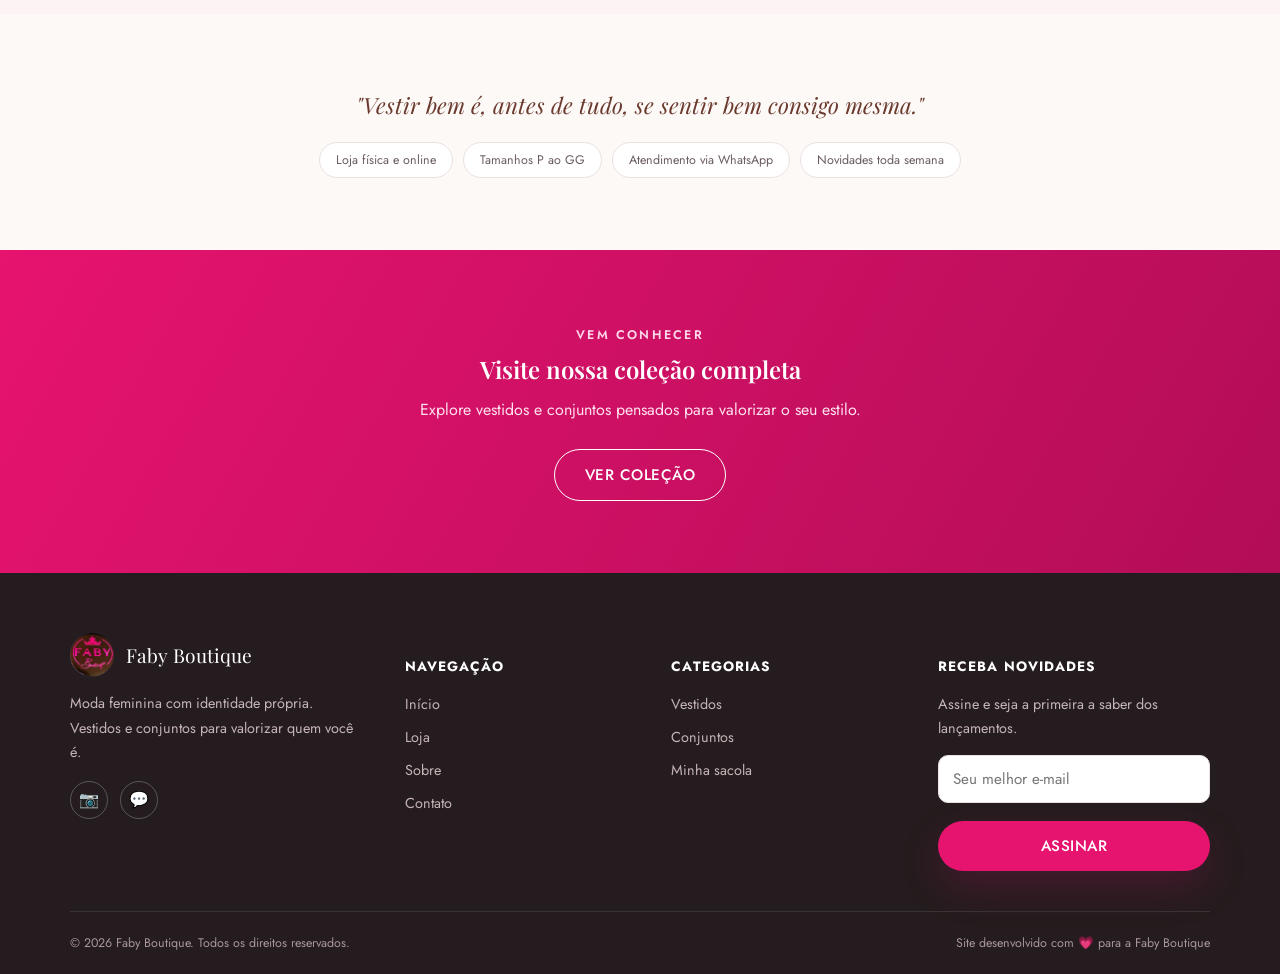
<file: sobre.html>
<!DOCTYPE html>
<html lang="pt-BR">
<head>
<meta charset="UTF-8">
<meta name="viewport" content="width=device-width, initial-scale=1.0">
<title>Sobre nós · Faby Boutique</title>
<link rel="icon" href="img/logo.jpg">
<link rel="preconnect" href="https://fonts.googleapis.com">
<link href="https://fonts.googleapis.com/css2?family=Playfair+Display:wght@500;600;700&family=Jost:wght@300;400;500;600&display=swap" rel="stylesheet">
<link rel="stylesheet" href="css/style.css">
</head>
<body>

<div class="announce">✨ Novidades toda semana · Compre online e retire na loja ou receba em casa ✨</div>

<header class="site">
  <div class="container nav">
    <a href="index.html" class="brand">
      <img src="img/logo.jpg" alt="Faby Boutique">
      <span>Faby<small>Boutique</small></span>
    </a>
    <nav class="nav-links">
      <a href="index.html" data-page="index.html">Início</a>
      <a href="produtos.html" data-page="produtos.html">Loja</a>
      <a href="produtos.html?categoria=vestidos" data-page="produtos.html">Vestidos</a>
      <a href="produtos.html?categoria=conjuntos" data-page="produtos.html">Conjuntos</a>
      <a href="sobre.html" data-page="sobre.html" class="active">Sobre</a>
      <a href="contato.html" data-page="contato.html">Contato</a>
    </nav>
    <div class="nav-actions">
      <a href="carrinho.html" class="icon-btn" title="Sacola">🛍️<span class="cart-count" data-cart-count>0</span></a>
      <button class="burger" aria-label="Abrir menu">☰</button>
    </div>
  </div>
</header>

<div class="page-hero">
  <div class="container">
    <div class="breadcrumb"><a href="index.html">Início</a> / Sobre</div>
    <h1>Sobre a Faby Boutique</h1>
    <p>Moda com afeto, atitude e um tantinho de brilho.</p>
  </div>
</div>

<section>
  <div class="container about-split">
    <img src="img/vitrine-loja.jpg" alt="Loja Faby Boutique">
    <div>
      <span class="eyebrow">Quem somos</span>
      <h2>Uma boutique feita para mulheres reais</h2>
      <p>A Faby Boutique é uma loja de moda feminina dedicada a oferecer peças que unem estilo, conforto e personalidade. Nossa vitrine reúne vestidos, conjuntos e looks para todas as ocasiões — do compromisso de trabalho à festa mais especial — sempre pensando em valorizar cada tipo de corpo, do P ao GG.</p>
      <p>Mais do que vender roupa, acreditamos em criar uma experiência de compra próxima e acolhedora, seja na nossa loja física ou aqui pelo site. Cada peça é escolhida com carinho para que você encontre não só uma roupa, mas uma forma de se expressar.</p>
      <p class="signature">— Equipe Faby Boutique</p>
    </div>
  </div>
</section>

<section style="background:var(--blush-soft);">
  <div class="container">
    <div class="section-head">
      <span class="eyebrow">Nossos valores</span>
      <h2>O que nos move todos os dias</h2>
    </div>
    <div class="value-grid">
      <div class="value-card">
        <div class="perk-icon">💗</div>
        <h4>Diversidade de corpos</h4>
        <p>Peças e curadoria pensadas para vestir bem mulheres de todos os tamanhos e estilos.</p>
      </div>
      <div class="value-card">
        <div class="perk-icon">🤝</div>
        <h4>Atendimento de perto</h4>
        <p>Cada cliente é atendida com atenção, como fazemos há anos na nossa loja física.</p>
      </div>
      <div class="value-card">
        <div class="perk-icon">✨</div>
        <h4>Curadoria autoral</h4>
        <p>Selecionamos peças com identidade própria, fugindo do óbvio sem perder a elegância.</p>
      </div>
    </div>
  </div>
</section>

<section>
  <div class="container">
    <p class="divider-quote">"Vestir bem é, antes de tudo, se sentir bem consigo mesma."</p>
    <div class="badge-row">
      <span class="badge-pill">Loja física e online</span>
      <span class="badge-pill">Tamanhos P ao GG</span>
      <span class="badge-pill">Atendimento via WhatsApp</span>
      <span class="badge-pill">Novidades toda semana</span>
    </div>
  </div>
</section>

<section class="cta-band">
  <div class="container">
    <span class="eyebrow" style="color:#ffd6ea;">Vem conhecer</span>
    <h2>Visite nossa coleção completa</h2>
    <p>Explore vestidos e conjuntos pensados para valorizar o seu estilo.</p>
    <a href="produtos.html" class="btn btn-outline">Ver coleção</a>
  </div>
</section>

<footer class="site">
  <div class="container">
    <div class="footer-grid">
      <div>
        <div class="footer-brand">
          <img src="img/logo.jpg" alt="Faby Boutique">
          <span>Faby Boutique</span>
        </div>
        <p>Moda feminina com identidade própria. Vestidos e conjuntos para valorizar quem você é.</p>
        <div class="social-row">
          <a href="https://www.instagram.com/_fabyboutique_/" target="_blank" rel="noopener" title="Instagram">📷</a>
          <a href="#" id="footer-whats-link" title="WhatsApp">💬</a>
        </div>
      </div>
      <div>
        <h5>Navegação</h5>
        <ul>
          <li><a href="index.html">Início</a></li>
          <li><a href="produtos.html">Loja</a></li>
          <li><a href="sobre.html">Sobre</a></li>
          <li><a href="contato.html">Contato</a></li>
        </ul>
      </div>
      <div>
        <h5>Categorias</h5>
        <ul>
          <li><a href="produtos.html?categoria=vestidos">Vestidos</a></li>
          <li><a href="produtos.html?categoria=conjuntos">Conjuntos</a></li>
          <li><a href="carrinho.html">Minha sacola</a></li>
        </ul>
      </div>
      <div>
        <h5>Receba novidades</h5>
        <p>Assine e seja a primeira a saber dos lançamentos.</p>
        <form id="newsletter-form">
          <div class="form-field">
            <input type="email" placeholder="Seu melhor e-mail" required>
          </div>
          <button class="btn btn-primary btn-block" type="submit">Assinar</button>
        </form>
      </div>
    </div>
    <div class="foot-bottom">
      <span>© <span id="year"></span> Faby Boutique. Todos os direitos reservados.</span>
      <span>Site desenvolvido com 💗 para a Faby Boutique</span>
    </div>
  </div>
</footer>

<div class="toast" id="faby-toast"></div>

<script src="js/products.js"></script>
<script src="js/cart.js"></script>
<script src="js/main.js"></script>
<script>
  document.getElementById("year").textContent = new Date().getFullYear();
  document.getElementById("footer-whats-link").href = `https://wa.me/${FABY_WHATSAPP}`;
  document.getElementById("footer-whats-link").target = "_blank";
</script>
</body>
</html>
</file>
<file: css/style.css>
/* =========================================================
   FABY BOUTIQUE — folha de estilos
   Identidade: rosa pink vibrante (logo em neon), tons terracota
   e marsala das peças, madeira clara e rosa blush da loja física.
   ========================================================= */

:root{
  --pink: #e6136f;
  --pink-dark: #b30d57;
  --pink-light: #ff5fa0;
  --blush: #f8e2e8;
  --blush-soft: #fdf3f5;
  --cream: #fdf9f6;
  --charcoal: #241c1e;
  --brown: #6b3a2e;
  --gold: #c9a25c;
  --line: #ece0e1;
  --radius: 14px;
  --shadow: 0 10px 30px rgba(36,28,30,.08);
  --shadow-lift: 0 16px 40px rgba(230,19,111,.18);
  --font-display: 'Playfair Display', Georgia, serif;
  --font-body: 'Jost', 'Helvetica Neue', Arial, sans-serif;
}

*{box-sizing:border-box;}
html{scroll-behavior:smooth;overflow-x:hidden;}
body{
  margin:0;
  font-family:var(--font-body);
  color:var(--charcoal);
  background:var(--cream);
  -webkit-font-smoothing:antialiased;
  overflow-x:hidden;
  width:100%;
}
img{max-width:100%;display:block;}
a{color:inherit;text-decoration:none;}
ul{list-style:none;margin:0;padding:0;}
h1,h2,h3,h4{font-family:var(--font-display);font-weight:600;margin:0 0 .5em;line-height:1.15;}
p{line-height:1.7;margin:0 0 1em;}
.container{width:100%;max-width:1180px;margin:0 auto;padding:0 20px;}
section{padding:72px 0;}
table{max-width:100%;}

@media(max-width:700px){
  section{padding:48px 0;}
  .container{padding:0 18px;}
}
.btn{
  display:inline-flex;align-items:center;justify-content:center;gap:8px;
  padding:14px 30px;border-radius:999px;border:none;cursor:pointer;
  font-family:var(--font-body);font-size:.95rem;letter-spacing:.03em;
  text-transform:uppercase;font-weight:500;transition:.25s ease;
}
.btn-primary{background:var(--pink);color:#fff;box-shadow:var(--shadow-lift);}
.btn-primary:hover{background:var(--pink-dark);transform:translateY(-2px);}
.btn-outline{background:transparent;color:var(--charcoal);border:1.5px solid var(--charcoal);}
.btn-outline:hover{background:var(--charcoal);color:#fff;}
.btn-whats{background:#25D366;color:#fff;}
.btn-whats:hover{background:#1fb958;transform:translateY(-2px);}
.btn-block{width:100%;}
.eyebrow{
  display:inline-block;font-size:.78rem;letter-spacing:.18em;text-transform:uppercase;
  color:var(--pink);font-weight:600;margin-bottom:12px;
}
.section-head{max-width:640px;margin:0 auto 44px;text-align:center;}
.section-head p{color:#6b5c5f;}

/* ---------- topo de avisos ---------- */
.announce{
  background:var(--charcoal);color:#f4e7ea;text-align:center;
  font-size:.82rem;letter-spacing:.05em;padding:9px 16px;
}

/* ---------- header ---------- */
header.site{
  position:sticky;top:0;z-index:70;background:rgba(253,249,246,.92);
  backdrop-filter:blur(8px);border-bottom:1px solid var(--line);
}
.nav{display:flex;align-items:center;justify-content:space-between;padding:14px 0;gap:12px;}
.brand{display:flex;align-items:center;gap:12px;font-family:var(--font-display);font-size:1.3rem;min-width:0;}
.brand img{width:46px;height:46px;border-radius:50%;object-fit:cover;box-shadow:0 4px 12px rgba(0,0,0,.25);flex:none;}
.brand small{display:block;font-family:var(--font-body);font-size:.62rem;letter-spacing:.25em;color:var(--pink);text-transform:uppercase;font-weight:500;}
.nav-links{display:flex;gap:34px;align-items:center;}
.nav-links a{
  font-size:.88rem;text-transform:uppercase;letter-spacing:.06em;font-weight:500;
  position:relative;padding:4px 0;
}
.nav-links a::after{content:"";position:absolute;left:0;bottom:-2px;width:0;height:2px;background:var(--pink);transition:.25s;}
.nav-links a:hover::after,.nav-links a.active::after{width:100%;}
.nav-actions{display:flex;align-items:center;gap:18px;flex:none;}
.icon-btn{position:relative;font-size:1.25rem;}
.cart-count{
  position:absolute;top:-8px;right:-10px;background:var(--pink);color:#fff;
  font-size:.65rem;font-weight:700;border-radius:50%;width:18px;height:18px;
  display:flex;align-items:center;justify-content:center;font-family:var(--font-body);
}
.burger{display:none;background:none;border:none;font-size:1.5rem;cursor:pointer;color:var(--charcoal);padding:4px;line-height:1;}

@media(max-width:860px){
  .nav-links{
    position:fixed;top:0;right:0;bottom:0;left:auto;
    width:70%;max-width:360px;height:100vh;height:100dvh;
    background:var(--blush);flex-direction:column;z-index:60;
    justify-content:flex-start;padding:96px 28px 40px;gap:22px;
    transform:translateX(100%);overflow-y:auto;
    box-shadow:-10px 0 40px rgba(36,28,30,.18);
    visibility:hidden;pointer-events:none;opacity:0;
    transition:transform .3s ease,opacity .3s ease,visibility 0s linear .3s;
    will-change:transform;
  }
  .nav-links.open{
    transform:translateX(0);visibility:visible;pointer-events:auto;opacity:1;
    transition:transform .3s ease,opacity .3s ease,visibility 0s linear 0s;
  }
  .burger{display:block;position:relative;z-index:80;}
}

@media(max-width:400px){
  .brand{font-size:1.05rem;gap:8px;}
  .brand img{width:38px;height:38px;}
  .nav-actions{gap:12px;}
}

/* ---------- hero ---------- */
.hero{
  position:relative;min-height:88vh;display:flex;align-items:center;
  background:linear-gradient(135deg,var(--blush) 0%,var(--blush-soft) 55%,var(--cream) 100%);
  overflow:hidden;
}
.hero::before{
  content:"";position:absolute;inset:0;
  background:radial-gradient(circle at 82% 18%, rgba(230,19,111,.14), transparent 45%),
             radial-gradient(circle at 8% 90%, rgba(201,162,92,.18), transparent 40%);
}
.hero-grid{
  position:relative;display:grid;grid-template-columns:1.1fr .9fr;gap:56px;align-items:center;
}
.hero-copy .eyebrow{background:#fff;padding:6px 14px;border-radius:999px;box-shadow:var(--shadow);}
.hero-copy h1{font-size:clamp(2.4rem,4.6vw,3.6rem);}
.hero-copy h1 em{font-style:normal;color:var(--pink);}
.hero-copy p{font-size:1.08rem;max-width:480px;color:#5b4a4d;}
.hero-actions{display:flex;gap:16px;margin-top:28px;flex-wrap:wrap;}
.hero-media{position:relative;}
.hero-media img{
  border-radius:22px;box-shadow:0 24px 60px rgba(107,58,46,.25);
  aspect-ratio:3/4;object-fit:cover;object-position:top center;
}
.hero-badge{
  position:absolute;bottom:-22px;left:-22px;background:#fff;border-radius:16px;
  padding:16px 20px;box-shadow:var(--shadow);display:flex;gap:12px;align-items:center;
}
.hero-badge .num{font-family:var(--font-display);font-size:1.6rem;color:var(--pink);}
.hero-badge span{display:block;font-size:.72rem;color:#6b5c5f;max-width:120px;line-height:1.3;}
@media(max-width:900px){
  .hero{min-height:auto;padding:44px 0 40px;}
  .hero-grid{grid-template-columns:1fr;text-align:center;gap:36px;}
  .hero-copy p{margin-left:auto;margin-right:auto;}
  .hero-actions{justify-content:center;}
  .hero-media{order:-1;max-width:320px;margin:0 auto;}
  .hero-badge{left:50%;transform:translateX(-50%);}
}
@media(max-width:420px){
  .hero-actions{flex-direction:column;width:100%;}
  .hero-actions .btn{width:100%;}
  .hero-badge{padding:12px 16px;gap:8px;bottom:-18px;}
  .hero-badge .num{font-size:1.3rem;}
  .hero-badge span{font-size:.68rem;max-width:100px;}
}

/* ---------- categorias / faixas ---------- */
.strip{background:var(--charcoal);color:#f4e7ea;}
.strip .container{display:flex;flex-wrap:wrap;justify-content:space-between;gap:18px;padding:26px 24px;}
.strip span{font-size:.78rem;letter-spacing:.1em;text-transform:uppercase;opacity:.85;}

.cats{display:grid;grid-template-columns:repeat(3,1fr);gap:22px;}
.cat-card{
  position:relative;border-radius:var(--radius);overflow:hidden;aspect-ratio:4/5;
  box-shadow:var(--shadow);
}
.cat-card img{width:100%;height:100%;object-fit:cover;transition:.5s ease;}
.cat-card:hover img{transform:scale(1.06);}
.cat-overlay{
  position:absolute;inset:0;background:linear-gradient(0deg,rgba(36,28,30,.75) 0%,rgba(36,28,30,0) 55%);
  display:flex;align-items:flex-end;padding:22px;
}
.cat-overlay h3{color:#fff;font-size:1.3rem;margin:0;}
.cat-overlay span{color:var(--pink-light);font-size:.75rem;letter-spacing:.08em;text-transform:uppercase;}
@media(max-width:760px){.cats{grid-template-columns:1fr 1fr;}}
@media(max-width:520px){.cats{grid-template-columns:1fr;}}

/* ---------- produtos / grid ---------- */
.products-toolbar{
  display:flex;flex-wrap:wrap;gap:14px;justify-content:space-between;align-items:center;
  margin-bottom:34px;
}
.filters{display:flex;gap:10px;flex-wrap:wrap;}
.filter-btn{
  padding:9px 18px;border-radius:999px;border:1.5px solid var(--line);background:#fff;
  font-size:.82rem;text-transform:uppercase;letter-spacing:.04em;cursor:pointer;transition:.2s;
}
.filter-btn:hover{border-color:var(--pink);}
.filter-btn.active{background:var(--charcoal);border-color:var(--charcoal);color:#fff;}
.sort-select{
  padding:9px 14px;border-radius:999px;border:1.5px solid var(--line);background:#fff;font-family:var(--font-body);
}

@media(max-width:600px){
  .products-toolbar{flex-direction:column;align-items:stretch;gap:12px;}
  .products-toolbar > div{display:flex;justify-content:space-between;align-items:center;}
  .sort-select{flex:1;}
}

.grid{display:grid;grid-template-columns:repeat(4,1fr);gap:26px;}
@media(max-width:1020px){.grid{grid-template-columns:repeat(3,1fr);}}
@media(max-width:760px){.grid{grid-template-columns:repeat(2,1fr);gap:16px;}}
@media(max-width:460px){.grid{grid-template-columns:1fr 1fr;gap:12px;}}

.card{
  background:#fff;border-radius:var(--radius);overflow:hidden;box-shadow:var(--shadow);
  display:flex;flex-direction:column;transition:.3s ease;
}
.card:hover{transform:translateY(-5px);box-shadow:0 20px 40px rgba(36,28,30,.14);}
.card-media{position:relative;aspect-ratio:3/4;overflow:hidden;background:var(--blush-soft);}
.card-media img{width:100%;height:100%;object-fit:cover;transition:.5s;}
.card:hover .card-media img{transform:scale(1.05);}
.card-tag{
  position:absolute;top:12px;left:12px;background:var(--pink);color:#fff;font-size:.68rem;
  text-transform:uppercase;letter-spacing:.05em;padding:5px 11px;border-radius:999px;
}
.card-quick{
  position:absolute;right:12px;bottom:12px;width:40px;height:40px;border-radius:50%;
  background:#fff;display:flex;align-items:center;justify-content:center;box-shadow:var(--shadow);
  opacity:0;transform:translateY(6px);transition:.25s;border:none;cursor:pointer;font-size:1.1rem;
}
.card:hover .card-quick{opacity:1;transform:none;}
.card-body{padding:16px 18px 20px;display:flex;flex-direction:column;gap:6px;flex:1;}
.card-cat{font-size:.7rem;letter-spacing:.08em;text-transform:uppercase;color:var(--pink);font-weight:600;}
.card-title{font-family:var(--font-display);font-size:1.05rem;margin:0;}
.card-title a{transition:.2s;}
.card-title a:hover{color:var(--pink);}
.card-price{margin-top:auto;display:flex;align-items:baseline;gap:8px;}
.price-now{font-weight:600;font-size:1.05rem;}
.price-old{font-size:.85rem;color:#a8989a;text-decoration:line-through;}
.card-add{
  margin-top:10px;padding:10px;border-radius:999px;border:1.5px solid var(--charcoal);
  background:transparent;font-size:.8rem;text-transform:uppercase;letter-spacing:.05em;
  cursor:pointer;transition:.2s;
}
.card-add:hover{background:var(--charcoal);color:#fff;}
.empty-msg{text-align:center;padding:60px 20px;color:#8c7a7d;}

/* ---------- selo/benefícios ---------- */
.perks{display:grid;grid-template-columns:repeat(4,1fr);gap:26px;text-align:center;}
.perk-icon{
  width:56px;height:56px;border-radius:50%;background:var(--blush);display:flex;
  align-items:center;justify-content:center;margin:0 auto 14px;font-size:1.4rem;color:var(--pink);
}
.perk h4{font-size:1rem;margin-bottom:6px;}
.perk p{font-size:.86rem;color:#7a696c;margin:0;}
@media(max-width:760px){.perks{grid-template-columns:1fr 1fr;}}

/* ---------- vitrine / sobre teaser ---------- */
.about-split{display:grid;grid-template-columns:.9fr 1.1fr;gap:56px;align-items:center;}
.about-split img{border-radius:var(--radius);box-shadow:var(--shadow);}
.about-split h2{font-size:2rem;}
.about-split .signature{font-family:var(--font-display);font-style:italic;color:var(--pink);font-size:1.2rem;margin-top:18px;}
@media(max-width:900px){.about-split{grid-template-columns:1fr;}}

/* ---------- newsletter / instagram cta ---------- */
.cta-band{
  background:linear-gradient(120deg,var(--pink) 0%,var(--pink-dark) 100%);color:#fff;text-align:center;
}
.cta-band h2{color:#fff;}
.cta-band p{color:#ffe1ee;max-width:520px;margin:0 auto 26px;}
.cta-band .btn-outline{border-color:#fff;color:#fff;}
.cta-band .btn-outline:hover{background:#fff;color:var(--pink-dark);}

/* ---------- footer ---------- */
footer.site{background:var(--charcoal);color:#e9dcdf;padding-top:60px;}
.footer-grid{display:grid;grid-template-columns:1.3fr 1fr 1fr 1.2fr;gap:40px;padding-bottom:40px;border-bottom:1px solid rgba(255,255,255,.1);}
.footer-brand{display:flex;align-items:center;gap:12px;margin-bottom:14px;}
.footer-brand img{width:44px;height:44px;border-radius:50%;}
.footer-brand span{font-family:var(--font-display);font-size:1.2rem;color:#fff;}
footer.site p{color:#c6b5b8;font-size:.9rem;}
footer.site h5{color:#fff;font-size:.85rem;text-transform:uppercase;letter-spacing:.08em;margin-bottom:16px;}
footer.site ul li{margin-bottom:10px;}
footer.site ul li a{color:#c6b5b8;font-size:.9rem;transition:.2s;}
footer.site ul li a:hover{color:var(--pink-light);}
.social-row{display:flex;gap:12px;margin-top:16px;}
.social-row a{
  width:38px;height:38px;border-radius:50%;border:1px solid rgba(255,255,255,.25);
  display:flex;align-items:center;justify-content:center;transition:.2s;
}
.social-row a:hover{background:var(--pink);border-color:var(--pink);}
.foot-bottom{display:flex;justify-content:space-between;flex-wrap:wrap;gap:10px;padding:22px 0;font-size:.78rem;color:#a8969a;}
@media(max-width:860px){.footer-grid{grid-template-columns:1fr 1fr;}}
@media(max-width:520px){.footer-grid{grid-template-columns:1fr;}}

/* ---------- página institucional genérica ---------- */
.page-hero{
  background:var(--blush);padding:64px 0 48px;text-align:center;
}
.page-hero h1{font-size:2.2rem;}
.breadcrumb{font-size:.8rem;color:#8c7a7d;text-transform:uppercase;letter-spacing:.06em;margin-bottom:14px;}
.breadcrumb a:hover{color:var(--pink);}

.content-block{max-width:760px;margin:0 auto;}
.content-block h2{margin-top:1.4em;}
.value-grid{display:grid;grid-template-columns:repeat(3,1fr);gap:24px;margin-top:20px;}
.value-card{background:#fff;padding:26px;border-radius:var(--radius);box-shadow:var(--shadow);text-align:center;}
.value-card .perk-icon{margin-bottom:10px;}
@media(max-width:760px){.value-grid{grid-template-columns:1fr;}}

/* ---------- produto individual ---------- */
.product-detail{display:grid;grid-template-columns:.95fr 1.05fr;gap:56px;}
.pd-gallery img{border-radius:var(--radius);box-shadow:var(--shadow);aspect-ratio:3/4;object-fit:cover;width:100%;}
.pd-info .eyebrow{margin-bottom:6px;}
.pd-info h1{font-size:clamp(1.5rem,5vw,2rem);}
.pd-price{display:flex;align-items:baseline;gap:12px;margin:14px 0 20px;}
.pd-price .price-now{font-size:1.6rem;}
.pd-desc{color:#5b4a4d;}
.pd-option label{display:block;font-size:.78rem;text-transform:uppercase;letter-spacing:.06em;margin:18px 0 10px;font-weight:600;}
.size-row{display:flex;gap:10px;flex-wrap:wrap;}
.size-btn{
  width:48px;height:44px;border-radius:10px;border:1.5px solid var(--line);background:#fff;
  cursor:pointer;font-family:var(--font-body);transition:.2s;
}
.size-btn:hover{border-color:var(--pink);}
.size-btn.active{background:var(--charcoal);border-color:var(--charcoal);color:#fff;}
.qty-row{display:flex;align-items:center;gap:14px;margin:20px 0;}
.qty-control{display:flex;align-items:center;border:1.5px solid var(--line);border-radius:999px;}
.qty-control button{width:38px;height:38px;border:none;background:none;font-size:1.1rem;cursor:pointer;}
.qty-control span{width:32px;text-align:center;}
.pd-actions{display:flex;gap:14px;margin-top:10px;flex-wrap:wrap;}
.pd-meta{margin-top:28px;border-top:1px solid var(--line);padding-top:20px;font-size:.85rem;color:#7a696c;}
.pd-meta div{margin-bottom:8px;}
@media(max-width:900px){.product-detail{grid-template-columns:1fr;}}
@media(max-width:480px){
  .pd-actions{flex-direction:column;}
  .pd-actions .btn{width:100%;}
  .qty-row{flex-wrap:wrap;gap:10px;}
}
.related-heading{margin-top:70px;}

/* ---------- carrinho ---------- */
.cart-layout{display:grid;grid-template-columns:1.5fr 1fr;gap:50px;align-items:flex-start;}
.cart-item{
  display:grid;grid-template-columns:90px 1fr auto;gap:16px;align-items:center;
  padding:18px 0;border-bottom:1px solid var(--line);
}
.cart-item img{width:90px;height:110px;object-fit:cover;border-radius:10px;}
.cart-item h4{margin:0 0 4px;font-size:1rem;}
.cart-item .meta{font-size:.8rem;color:#8c7a7d;}
.cart-item .remove-btn{background:none;border:none;color:#b8a4a7;cursor:pointer;font-size:.78rem;text-decoration:underline;margin-top:6px;}
.cart-item .line-price{font-weight:600;white-space:nowrap;text-align:right;}
.cart-qty{display:flex;align-items:center;gap:8px;margin-top:8px;}
.cart-qty button{width:26px;height:26px;border-radius:50%;border:1px solid var(--line);background:#fff;cursor:pointer;}
.summary-box{background:#fff;border-radius:var(--radius);box-shadow:var(--shadow);padding:28px;position:sticky;top:100px;}
.summary-row{display:flex;justify-content:space-between;margin-bottom:12px;font-size:.92rem;color:#5b4a4d;}
.summary-row.total{font-size:1.15rem;color:var(--charcoal);font-weight:600;border-top:1px solid var(--line);padding-top:14px;margin-top:10px;}
.summary-box input{
  width:100%;padding:11px 14px;border-radius:10px;border:1.5px solid var(--line);
  margin-top:10px;font-family:var(--font-body);
}
.cart-empty{text-align:center;padding:70px 20px;}
.cart-empty .perk-icon{width:70px;height:70px;font-size:2rem;margin-bottom:18px;}
@media(max-width:860px){.cart-layout{grid-template-columns:1fr;}.summary-box{position:static;}}
@media(max-width:480px){
  .cart-item{grid-template-columns:64px 1fr;column-gap:12px;row-gap:6px;}
  .cart-item img{width:64px;height:80px;}
  .cart-item .line-price{grid-column:1/-1;text-align:left;font-size:.95rem;}
  .summary-box{padding:20px;}
}

/* ---------- contato ---------- */
.contact-grid{display:grid;grid-template-columns:1fr 1fr;gap:50px;}
.contact-card{background:#fff;padding:24px;border-radius:var(--radius);box-shadow:var(--shadow);margin-bottom:16px;display:flex;gap:16px;align-items:flex-start;}
.contact-card .perk-icon{flex:none;margin:0;}
.form-field{margin-bottom:18px;}
.form-field label{display:block;font-size:.8rem;text-transform:uppercase;letter-spacing:.05em;margin-bottom:8px;font-weight:600;}
.form-field input,.form-field textarea{
  width:100%;padding:12px 14px;border-radius:10px;border:1.5px solid var(--line);font-family:var(--font-body);
  font-size:.95rem;
}
.form-field textarea{min-height:120px;resize:vertical;}
.map-embed{border-radius:var(--radius);overflow:hidden;box-shadow:var(--shadow);margin-top:24px;}
@media(max-width:860px){.contact-grid{grid-template-columns:1fr;}}
@media(max-width:480px){
  .contact-card{padding:18px;gap:12px;}
  .contact-card .perk-icon{width:44px;height:44px;font-size:1.1rem;}
}

/* ---------- toast ---------- */
.toast{
  position:fixed;bottom:26px;right:26px;background:var(--charcoal);color:#fff;padding:14px 22px;
  border-radius:12px;box-shadow:0 12px 30px rgba(0,0,0,.25);font-size:.9rem;
  transform:translateY(120%);opacity:0;transition:.35s ease;z-index:200;display:flex;align-items:center;gap:10px;
}
.toast.show{transform:translateY(0);opacity:1;}
.toast strong{color:var(--pink-light);}
@media(max-width:600px){
  .toast{left:16px;right:16px;bottom:16px;width:auto;font-size:.85rem;}
}

/* ---------- diversos ---------- */
.divider-quote{
  text-align:center;font-family:var(--font-display);font-style:italic;font-size:1.4rem;
  color:var(--brown);max-width:640px;margin:0 auto;
}
.badge-row{display:flex;gap:10px;flex-wrap:wrap;justify-content:center;margin-top:18px;}
.badge-pill{background:#fff;border:1px solid var(--line);border-radius:999px;padding:8px 16px;font-size:.78rem;color:#6b5c5f;}
</file>
